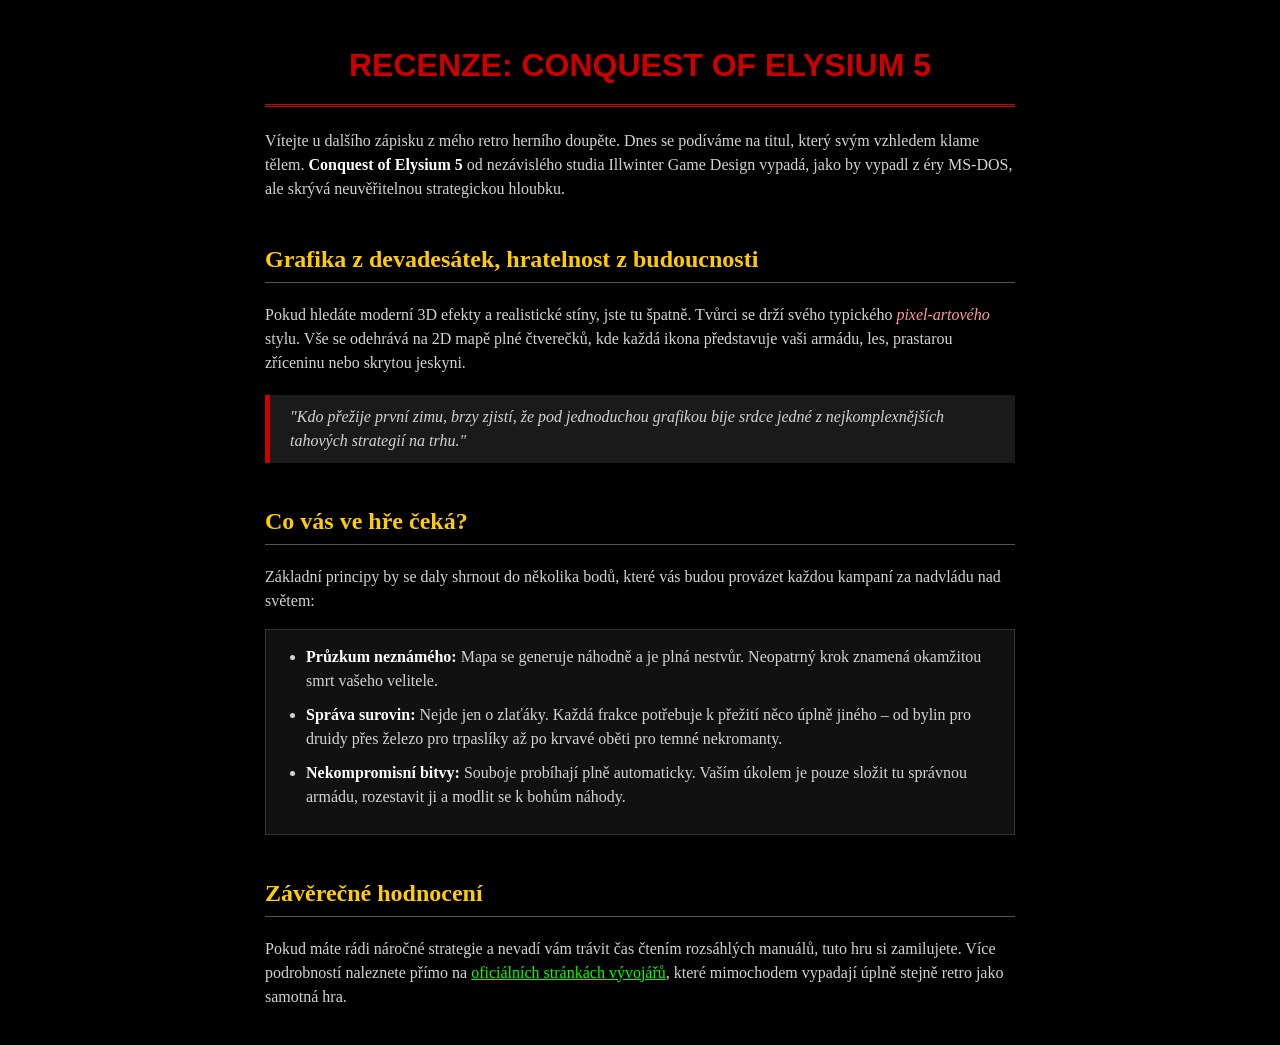
<file: Ukazky_ukolu/1_CoE5_blog/index.html>
<!DOCTYPE html>
<html lang="cs">
<head>
    <meta charset="UTF-8">
    <title>Retro Herní Blog: Conquest of Elysium 5</title>
    <style>
        body {
            background-color: #000000;
            color: #d3d3d3;
            font-family: "Times New Roman", Times, serif;
            max-width: 750px;
            margin: 0 auto;
            padding: 20px;
            line-height: 1.5;
        }

        h1 {
            color: #cc0000;
            text-align: center;
            border-bottom: 3px double #cc0000;
            padding-bottom: 15px;
            font-family: Arial, sans-serif;
            text-transform: uppercase;
        }

        h2 {
            color: #ffcc00;
            border-bottom: 1px solid #555555;
            padding-bottom: 5px;
            margin-top: 40px;
        }

        a {
            color: #00ff00;
            text-decoration: underline;
        }

        a:hover {
            color: #ffffff;
            background-color: #333333;
        }

        strong {
            color: #ffffff;
            font-weight: bold;
        }

        em {
            color: #ff9999;
        }

        ul {
            background-color: #111111;
            border: 1px solid #333333;
            padding: 15px 15px 15px 40px;
        }

        li {
            margin-bottom: 10px;
        }

        blockquote {
            background-color: #1a1a1a;
            border-left: 5px solid #cc0000;
            margin: 20px 0;
            padding: 10px 20px;
            font-style: italic;
        }
    </style>
</head>
<body>

    <h1>Recenze: Conquest of Elysium 5</h1>
    
    <p>Vítejte u dalšího zápisku z mého retro herního doupěte. Dnes se podíváme na titul, který svým vzhledem klame tělem. <strong>Conquest of Elysium 5</strong> od nezávislého studia Illwinter Game Design vypadá, jako by vypadl z éry MS-DOS, ale skrývá neuvěřitelnou strategickou hloubku.</p>
    
    <h2>Grafika z devadesátek, hratelnost z budoucnosti</h2>
    
    <p>Pokud hledáte moderní 3D efekty a realistické stíny, jste tu špatně. Tvůrci se drží svého typického <em>pixel-artového</em> stylu. Vše se odehrává na 2D mapě plné čtverečků, kde každá ikona představuje vaši armádu, les, prastarou zříceninu nebo skrytou jeskyni.</p>
    
    <blockquote>
        "Kdo přežije první zimu, brzy zjistí, že pod jednoduchou grafikou bije srdce jedné z nejkomplexnějších tahových strategií na trhu."
    </blockquote>
    
    <h2>Co vás ve hře čeká?</h2>
    
    <p>Základní principy by se daly shrnout do několika bodů, které vás budou provázet každou kampaní za nadvládu nad světem:</p>
    
    <ul>
        <li><strong>Průzkum neznámého:</strong> Mapa se generuje náhodně a je plná nestvůr. Neopatrný krok znamená okamžitou smrt vašeho velitele.</li>
        <li><strong>Správa surovin:</strong> Nejde jen o zlaťáky. Každá frakce potřebuje k přežití něco úplně jiného – od bylin pro druidy přes železo pro trpaslíky až po krvavé oběti pro temné nekromanty.</li>
        <li><strong>Nekompromisní bitvy:</strong> Souboje probíhají plně automaticky. Vaším úkolem je pouze složit tu správnou armádu, rozestavit ji a modlit se k bohům náhody.</li>
    </ul>
    
    <h2>Závěrečné hodnocení</h2>
    
    <p>Pokud máte rádi náročné strategie a nevadí vám trávit čas čtením rozsáhlých manuálů, tuto hru si zamilujete. Více podrobností naleznete přímo na <a href="http://www.illwinter.com/coe5/" target="_blank">oficiálních stránkách vývojářů</a>, které mimochodem vypadají úplně stejně retro jako samotná hra.</p>

</body>
</html>
</file>
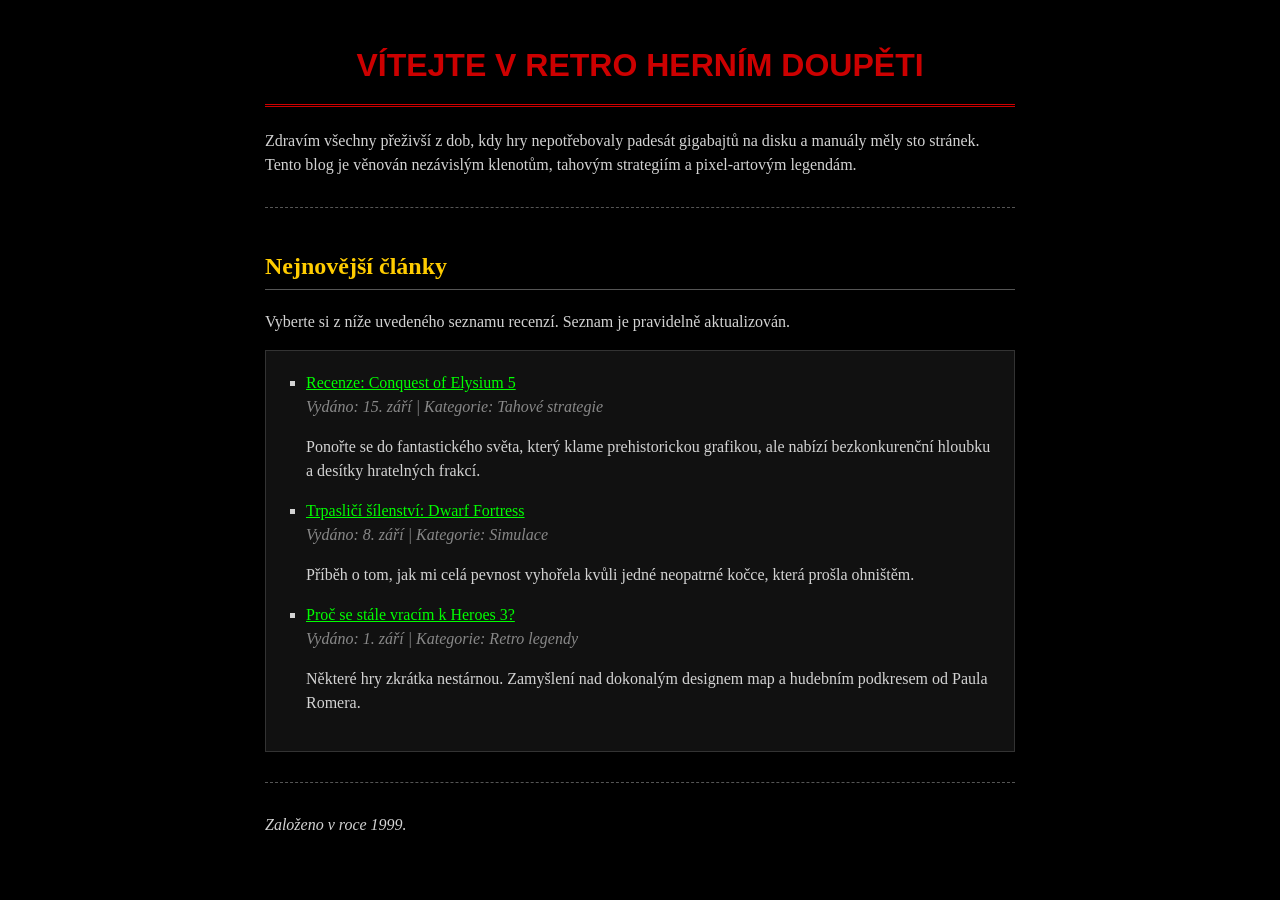
<file: Ukazky_ukolu/2_CoE5_homepage/index.html>
<!DOCTYPE html>
<html lang="cs">
<head>
    <meta charset="UTF-8">
    <title>Retro Herní Doupě</title>
    <style>
        /* Stylování hlavní strany - pouze tagy, bez tříd a flexboxu */
        body {
            background-color: #000000;
            color: #d3d3d3;
            font-family: "Times New Roman", Times, serif;
            max-width: 750px;
            margin: 0 auto;
            padding: 20px;
            line-height: 1.5;
        }

        h1 {
            color: #cc0000;
            text-align: center;
            border-bottom: 3px double #cc0000;
            padding-bottom: 15px;
            font-family: Arial, sans-serif;
            text-transform: uppercase;
        }

        h2 {
            color: #ffcc00;
            border-bottom: 1px solid #555555;
            padding-bottom: 5px;
            margin-top: 40px;
        }

        a {
            color: #00ff00;
            text-decoration: underline;
        }

        a:hover {
            color: #ffffff;
            background-color: #333333;
        }

        ul {
            background-color: #111111;
            border: 1px solid #333333;
            padding: 20px 20px 20px 40px;
            list-style-type: square;
        }

        li {
            margin-bottom: 15px;
        }

        /* Pomocný tag pro datum vydání */
        span {
            color: #888888;
            font-style: italic;
        }

        hr {
            border: 0;
            border-top: 1px dashed #555555;
            margin: 30px 0;
        }
    </style>
</head>
<body>

    <h1>Vítejte v Retro Herním Doupěti</h1>
    
    <p>Zdravím všechny přeživší z dob, kdy hry nepotřebovaly padesát gigabajtů na disku a manuály měly sto stránek. Tento blog je věnován nezávislým klenotům, tahovým strategiím a pixel-artovým legendám.</p>
    
    <hr>
    
    <h2>Nejnovější články</h2>
    
    <p>Vyberte si z níže uvedeného seznamu recenzí. Seznam je pravidelně aktualizován.</p>
    
    <ul>
        <li>
            <a href="Ce5_article.html">Recenze: Conquest of Elysium 5</a><br>
            <span>Vydáno: 15. září | Kategorie: Tahové strategie</span>
            <p>Ponořte se do fantastického světa, který klame prehistorickou grafikou, ale nabízí bezkonkurenční hloubku a desítky hratelných frakcí.</p>
        </li>
        <li>
            <a href="dwarf_fortress.html">Trpasličí šílenství: Dwarf Fortress</a><br>
            <span>Vydáno: 8. září | Kategorie: Simulace</span>
            <p>Příběh o tom, jak mi celá pevnost vyhořela kvůli jedné neopatrné kočce, která prošla ohništěm.</p>
        </li>
        <li>
            <a href="heroes3.html">Proč se stále vracím k Heroes 3?</a><br>
            <span>Vydáno: 1. září | Kategorie: Retro legendy</span>
            <p>Některé hry zkrátka nestárnou. Zamyšlení nad dokonalým designem map a hudebním podkresem od Paula Romera.</p>
        </li>
    </ul>

    <hr>
    
    <p><em>Založeno v roce 1999.</em></p>

</body>
</html>
</file>
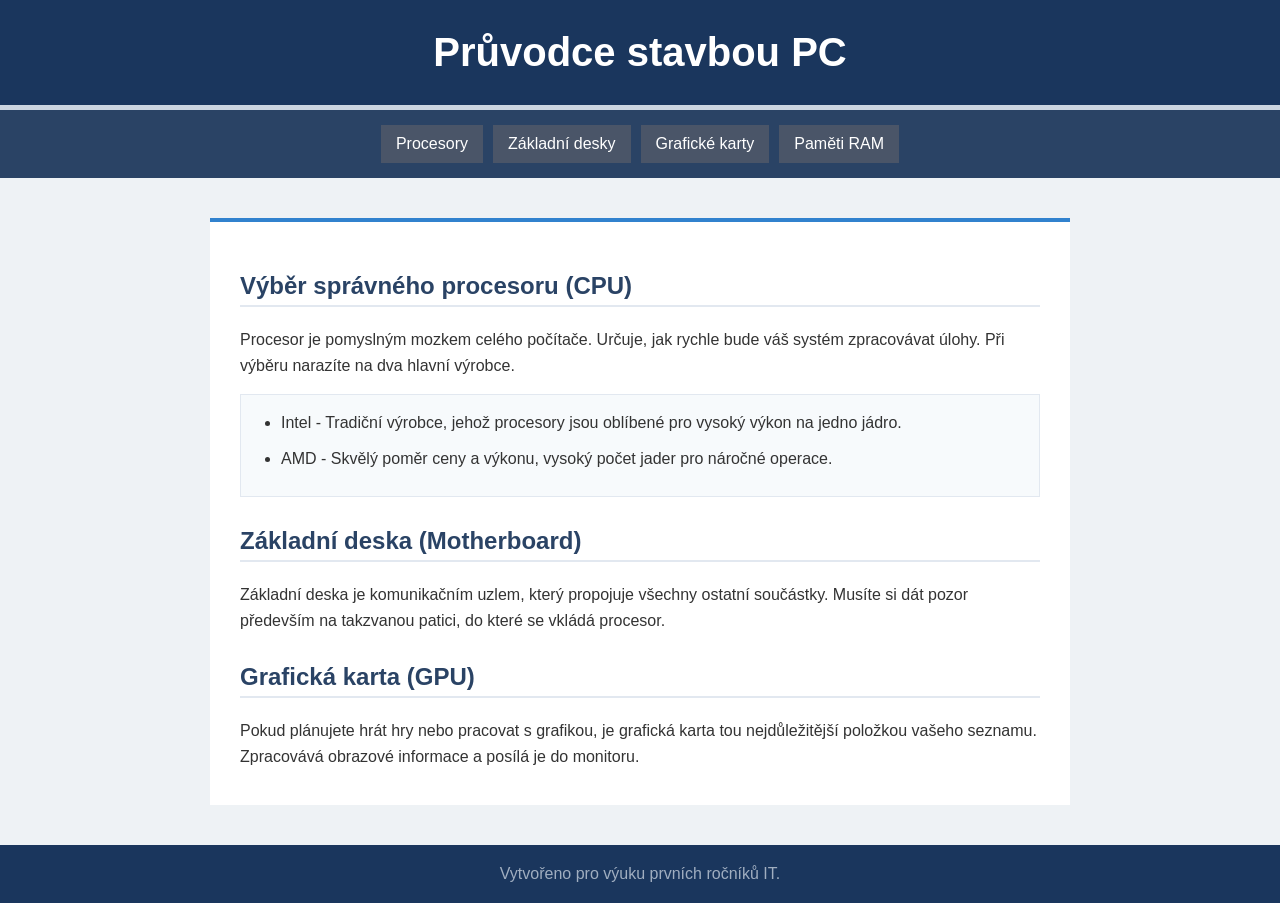
<file: Ukazky_ukolu/3.PC_build/index.html>
<!DOCTYPE html>
<html lang="cs">
<head>
    <meta charset="UTF-8">
    <meta name="viewport" content="width=device-width, initial-scale=1.0">
    <title>Průvodce stavbou PC</title>
    <link rel="stylesheet" href="style.css">
</head>
<body>

    <header>
        <h1>Průvodce stavbou PC</h1>
    </header>
    
    <nav>
        <a href="#">Procesory</a>
        <a href="#">Základní desky</a>
        <a href="#">Grafické karty</a>
        <a href="#">Paměti RAM</a>
    </nav>
    
    <main>
        <h2>Výběr správného procesoru (CPU)</h2>
        <p>Procesor je pomyslným mozkem celého počítače. Určuje, jak rychle bude váš systém zpracovávat úlohy. Při výběru narazíte na dva hlavní výrobce.</p>
        
        <ul>
            <li>Intel - Tradiční výrobce, jehož procesory jsou oblíbené pro vysoký výkon na jedno jádro.</li>
            <li>AMD - Skvělý poměr ceny a výkonu, vysoký počet jader pro náročné operace.</li>
        </ul>

        <h2>Základní deska (Motherboard)</h2>
        <p>Základní deska je komunikačním uzlem, který propojuje všechny ostatní součástky. Musíte si dát pozor především na takzvanou patici, do které se vkládá procesor.</p>

        <h2>Grafická karta (GPU)</h2>
        <p>Pokud plánujete hrát hry nebo pracovat s grafikou, je grafická karta tou nejdůležitější položkou vašeho seznamu. Zpracovává obrazové informace a posílá je do monitoru.</p>
    </main>

    <footer>
        <address>Vytvořeno pro výuku prvních ročníků IT.</address>
    </footer>

</body>
</html>
</file>
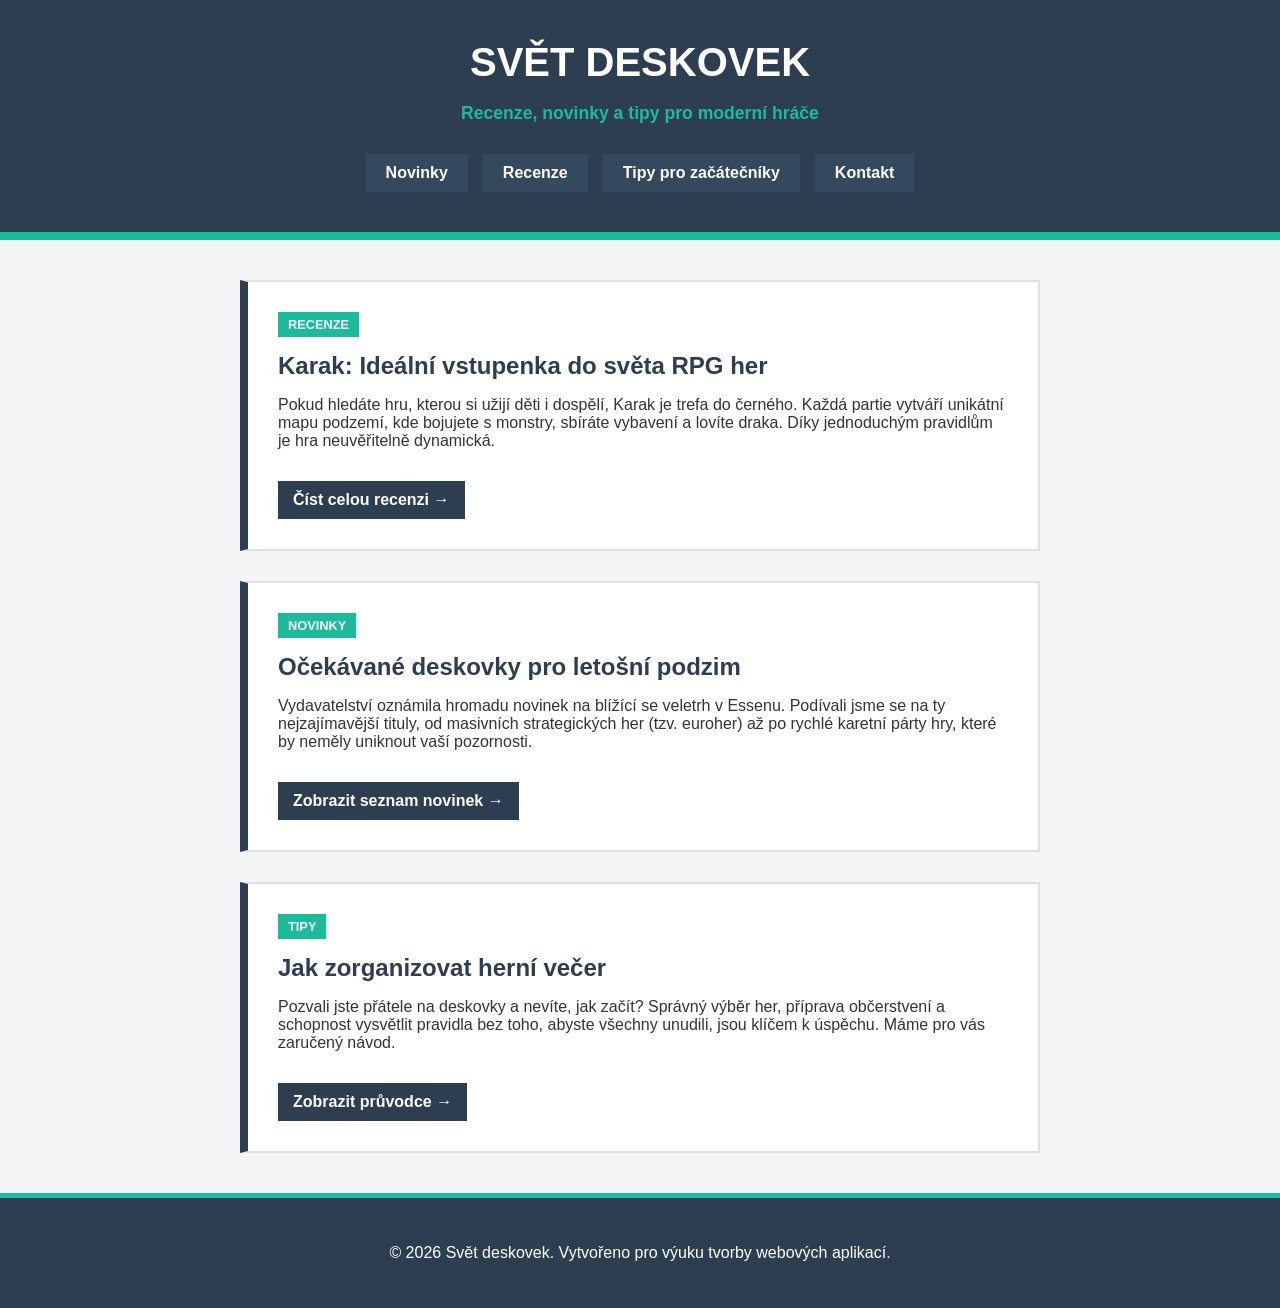
<file: Ukazky_ukolu/4_Boardgames/index.html>
<!DOCTYPE html>
<html lang="cs">
<head>
    <meta charset="UTF-8">
    <meta name="viewport" content="width=device-width, initial-scale=1.0">
    <title>Svět deskovek | Moderní deskové hry</title>
    <!-- Propojení na externí CSS soubor -->
    <link rel="stylesheet" href="style.css">
</head>
<body>

    <header class="hlavicka">
        <h1>Svět deskovek</h1>
        <p class="podtitul">Recenze, novinky a tipy pro moderní hráče</p>
        
        <!-- Navigace formátovaná pomocí Flexboxu -->
        <nav class="navigace">
            <a href="#" class="nav-odkaz">Novinky</a>
            <a href="#" class="nav-odkaz">Recenze</a>
            <a href="#" class="nav-odkaz">Tipy pro začátečníky</a>
            <a href="#" class="nav-odkaz">Kontakt</a>
        </nav>
    </header>
    
    <!-- Hlavní obsah stránky -->
    <main class="hlavni-obsah">
        <article class="clanek">
            <span class="stitek">Recenze</span>
            <h2>Karak: Ideální vstupenka do světa RPG her</h2>
            <p>Pokud hledáte hru, kterou si užijí děti i dospělí, Karak je trefa do černého. Každá partie vytváří unikátní mapu podzemí, kde bojujete s monstry, sbíráte vybavení a lovíte draka. Díky jednoduchým pravidlům je hra neuvěřitelně dynamická.</p>
            <a href="#" class="tlacitko">Číst celou recenzi &rarr;</a>
        </article>

        <article class="clanek">
            <span class="stitek">Novinky</span>
            <h2>Očekávané deskovky pro letošní podzim</h2>
            <p>Vydavatelství oznámila hromadu novinek na blížící se veletrh v Essenu. Podívali jsme se na ty nejzajímavější tituly, od masivních strategických her (tzv. euroher) až po rychlé karetní párty hry, které by neměly uniknout vaší pozornosti.</p>
            <a href="#" class="tlacitko">Zobrazit seznam novinek &rarr;</a>
        </article>

        <article class="clanek">
            <span class="stitek">Tipy</span>
            <h2>Jak zorganizovat herní večer</h2>
            <p>Pozvali jste přátele na deskovky a nevíte, jak začít? Správný výběr her, příprava občerstvení a schopnost vysvětlit pravidla bez toho, abyste všechny unudili, jsou klíčem k úspěchu. Máme pro vás zaručený návod.</p>
            <a href="#" class="tlacitko">Zobrazit průvodce &rarr;</a>
        </article>
    </main>

    <footer class="paticka">
        <p>&copy; 2026 Svět deskovek. Vytvořeno pro výuku tvorby webových aplikací.</p>
    </footer>

</body>
</html>
</file>
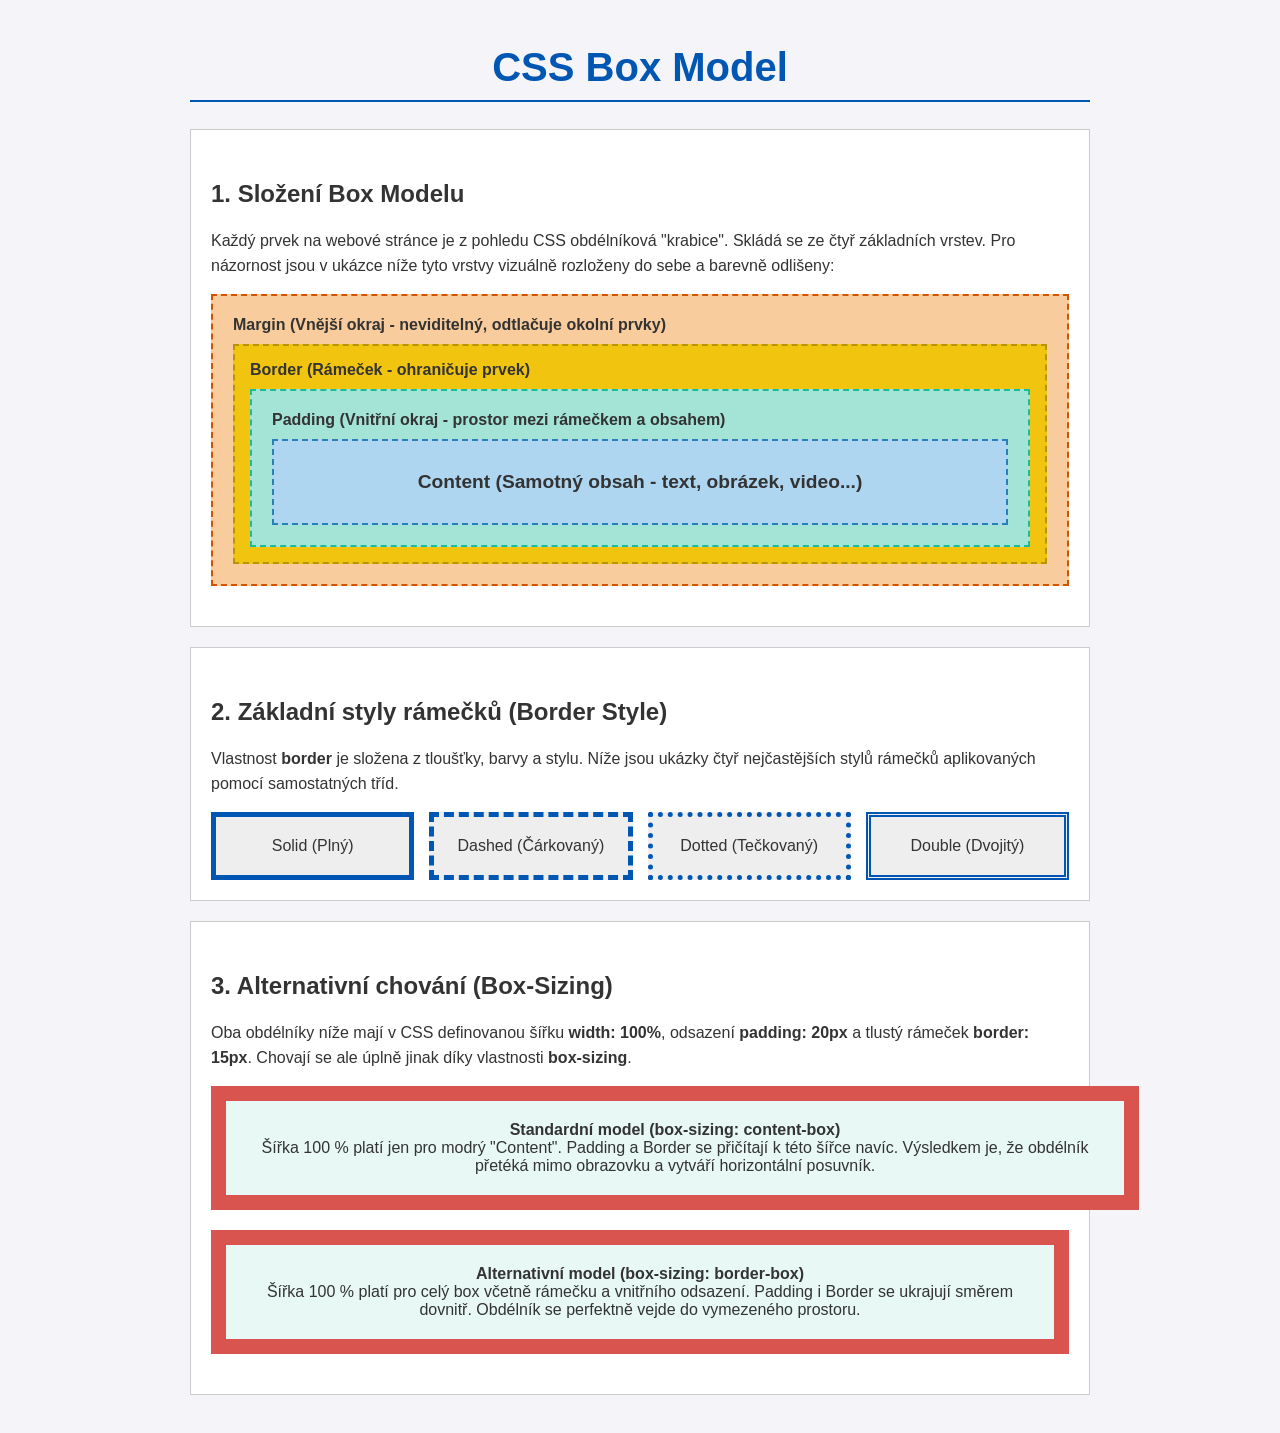
<file: 1/BoxModel/main.html>
<!DOCTYPE html>
<html lang="cs">
<head>
    <meta charset="UTF-8">
    <title>CSS Box Model</title>
    <style>
        body {
            font-family: Arial, sans-serif;
            background-color: #f4f4f9;
            color: #333333;
            width: 100%;
            max-width: 900px;
            margin: 0 auto;
            padding: 2vh 3vw;
        }

        h1 {
            color: #0056b3;
            text-align: center;
            border-bottom: 2px solid #0056b3;
            font-size: 2.5rem;
            padding-bottom: 10px;
        }

        h2 {
            color: #333333;
            margin-top: 30px;
        }

        p {
            line-height: 1.6;
            margin-bottom: 15px;
        }

        .sekce-obsahu {
            background-color: #ffffff;
            padding: 20px;
            border: 1px solid #cccccc;
            margin-bottom: 20px;
        }

        /* 1. Rozklad Box Modelu (barevné odlišení) */
        .vrstva-margin {
            background-color: #f8cc9c; /* Oranžová pro margin */
            padding: 20px;
            border: 2px dashed #d35400;
            margin-bottom: 20px;
        }
        
        .vrstva-border {
            background-color: #f1c40f; /* Žlutá pro border */
            padding: 15px;
            border: 2px dashed #b7950b;
        }
        
        .vrstva-padding {
            background-color: #a3e4d7; /* Zelená pro padding */
            padding: 20px;
            border: 2px dashed #1abc9c;
        }
        
        .vrstva-content {
            background-color: #aed6f1; /* Modrá pro samotný obsah */
            padding: 30px;
            border: 2px dashed #2980b9;
            text-align: center;
            font-weight: bold;
            font-size: 1.2rem;
        }

        .popisek-vrstvy {
            font-weight: bold;
            margin-bottom: 10px;
            display: block;
        }

        /* 2. Styly rámečků (Border styles) */
        .flex-kontejner {
            display: flex;
            flex-wrap: wrap;
            gap: 15px;
        }

        .ukazka-ramecku {
            flex: 1 1 150px;
            background-color: #eeeeee;
            padding: 20px;
            text-align: center;
            /* Výchozí tloušťka a barva, styl se mění pomocí specifických tříd */
            border-width: 5px;
            border-color: #0056b3;
        }

        .styl-solid { border-style: solid; }
        .styl-dashed { border-style: dashed; }
        .styl-dotted { border-style: dotted; }
        .styl-double { border-style: double; }

        /* 3. Alternativní box modely (box-sizing) */
        .porovnani-boxu {
            /* Obě ukázky mají naprosto stejné CSS parametry velikosti */
            width: 100%;
            background-color: #e8f8f5;
            padding: 20px;
            border: 15px solid #d9534f;
            margin-bottom: 20px;
            text-align: center;
        }

        .model-content-box {
            box-sizing: content-box;
        }

        .model-border-box {
            box-sizing: border-box;
        }
    </style>
</head>
<body>

    <h1 title="Struktura HTML elementu">CSS Box Model</h1>

    <main>
        <section class="sekce-obsahu">
            <h2>1. Složení Box Modelu</h2>
            <p>
                Každý prvek na webové stránce je z pohledu CSS obdélníková "krabice". Skládá se ze čtyř základních vrstev. Pro názornost jsou v ukázce níže tyto vrstvy vizuálně rozloženy do sebe a barevně odlišeny:
            </p>

            <!-- Vizuální rozklad vrstev pomocí zanořených divů s třídami -->
            <div class="vrstva-margin">
                <span class="popisek-vrstvy">Margin (Vnější okraj - neviditelný, odtlačuje okolní prvky)</span>
                
                <div class="vrstva-border">
                    <span class="popisek-vrstvy">Border (Rámeček - ohraničuje prvek)</span>
                    
                    <div class="vrstva-padding">
                        <span class="popisek-vrstvy">Padding (Vnitřní okraj - prostor mezi rámečkem a obsahem)</span>
                        
                        <div class="vrstva-content">
                            Content (Samotný obsah - text, obrázek, video...)
                        </div>
                    </div>
                </div>
            </div>
        </section>

        <section class="sekce-obsahu">
            <h2>2. Základní styly rámečků (Border Style)</h2>
            <p>
                Vlastnost <strong>border</strong> je složena z tloušťky, barvy a stylu. Níže jsou ukázky čtyř nejčastějších stylů rámečků aplikovaných pomocí samostatných tříd.
            </p>

            <article class="flex-kontejner">
                <div class="ukazka-ramecku styl-solid">Solid (Plný)</div>
                <div class="ukazka-ramecku styl-dashed">Dashed (Čárkovaný)</div>
                <div class="ukazka-ramecku styl-dotted">Dotted (Tečkovaný)</div>
                <div class="ukazka-ramecku styl-double">Double (Dvojitý)</div>
            </article>
        </section>

        <section class="sekce-obsahu">
            <h2>3. Alternativní chování (Box-Sizing)</h2>
            <p>
                Oba obdélníky níže mají v CSS definovanou šířku <strong>width: 100%</strong>, odsazení <strong>padding: 20px</strong> a tlustý rámeček <strong>border: 15px</strong>. Chovají se ale úplně jinak díky vlastnosti <strong>box-sizing</strong>.
            </p>

            <div class="porovnani-boxu model-content-box">
                <strong>Standardní model (box-sizing: content-box)</strong><br>
                Šířka 100 % platí jen pro modrý "Content". Padding a Border se přičítají k této šířce navíc. Výsledkem je, že obdélník přetéká mimo obrazovku a vytváří horizontální posuvník.
            </div>

            <div class="porovnani-boxu model-border-box">
                <strong>Alternativní model (box-sizing: border-box)</strong><br>
                Šířka 100 % platí pro celý box včetně rámečku a vnitřního odsazení. Padding i Border se ukrajují směrem dovnitř. Obdélník se perfektně vejde do vymezeného prostoru.
            </div>
        </section>
    </main>

</body>
</html>
</file>
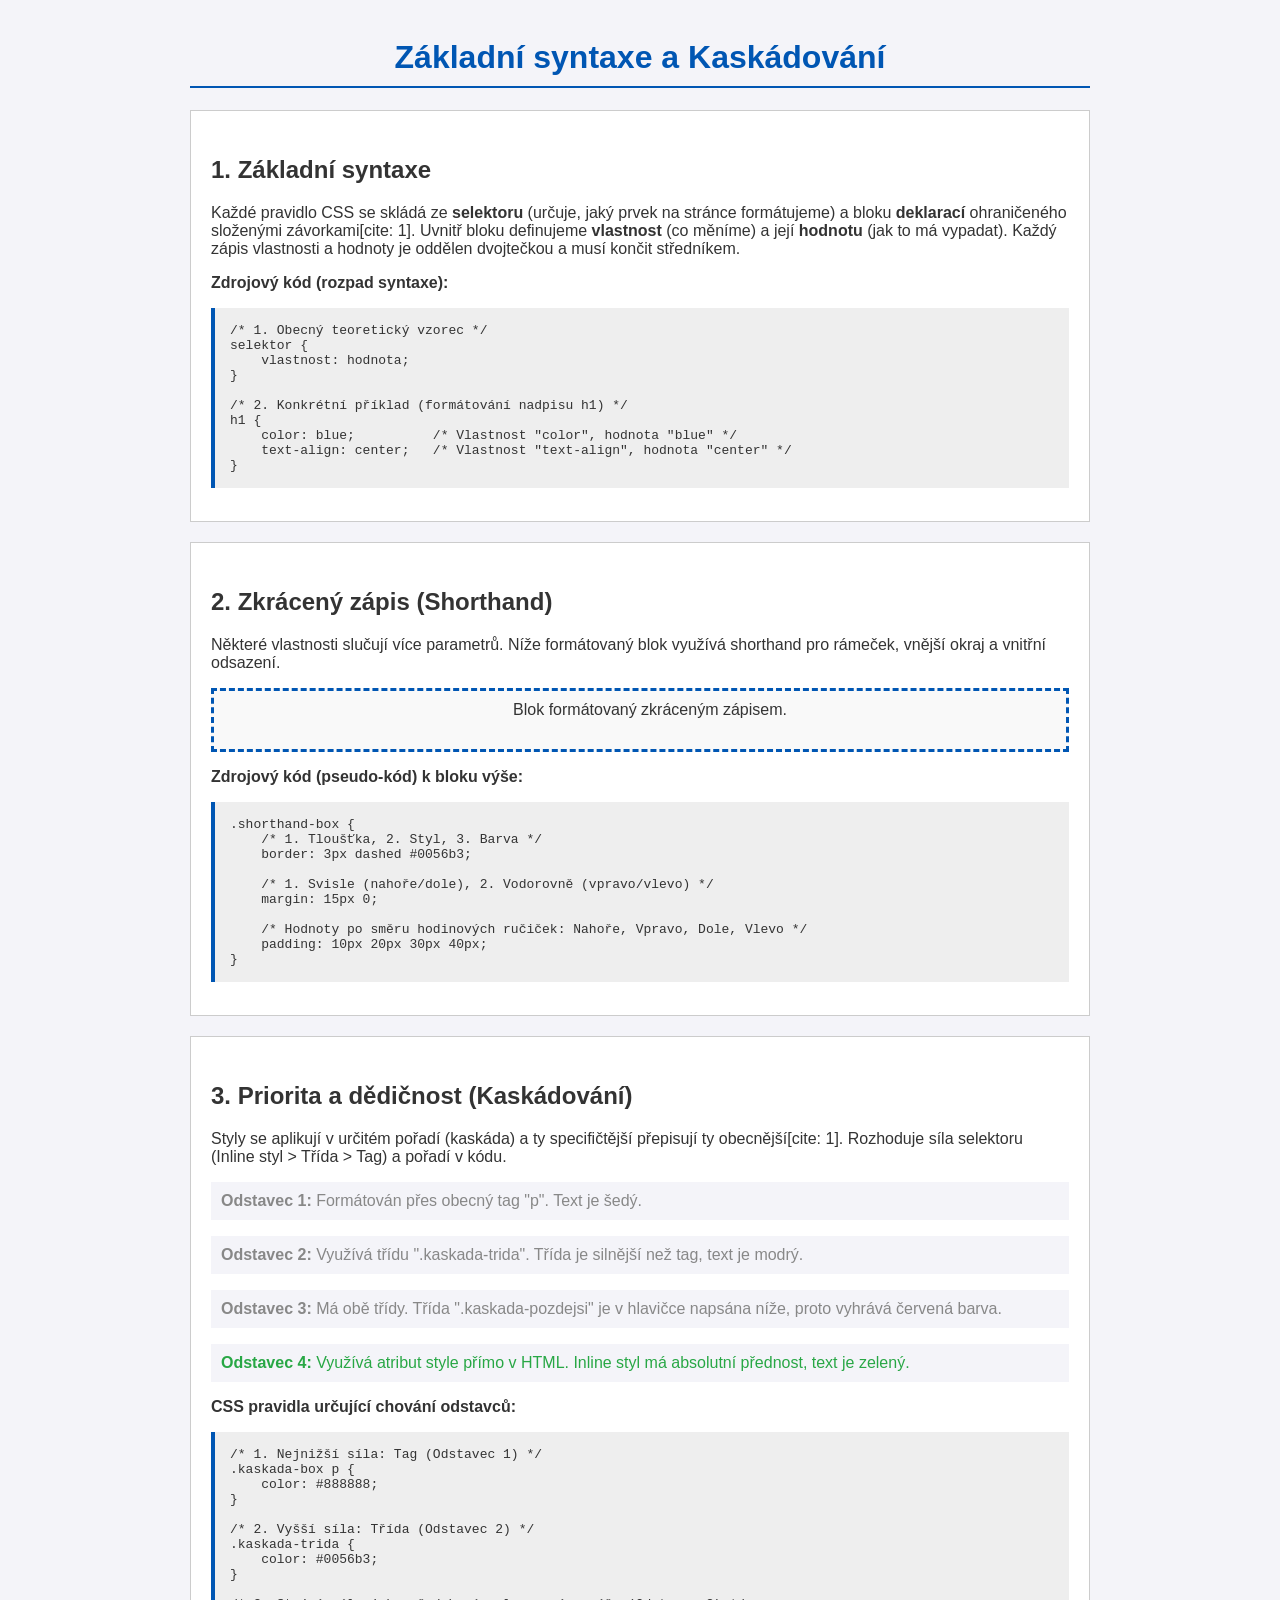
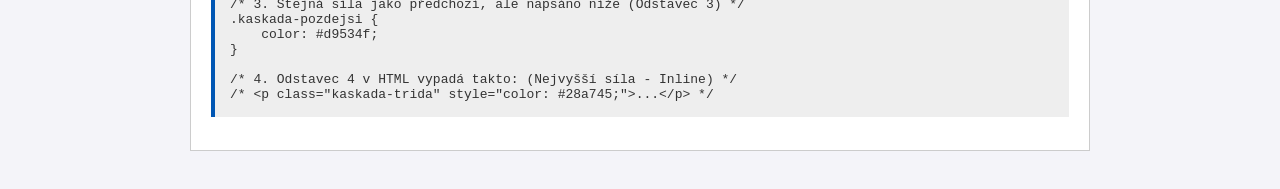
<file: 1/css_syntax/main.html>
<!DOCTYPE html>
<html lang="cs">
<head>
    <meta charset="UTF-8">
    <title>Syntaxe, selektory a kaskádování</title>
    <style>
        /* Základní formátování */
        body {
            font-family: Arial, sans-serif;
            background-color: #f4f4f9;
            color: #333333;
            width: 100%;
            max-width: 900px;
            margin: 0 auto;
            padding: 2vh 3vw;
        }
        h1 {
            color: #0056b3;
            text-align: center;
            border-bottom: 2px solid #0056b3; 
            padding-bottom: 10px;
        }
        h2 {
            margin-top: 25px;
        }
        .sekce-obsahu {
            background-color: #ffffff;
            padding: 20px;
            border: 1px solid #cccccc;
            margin-bottom: 20px;
        }
        
        /* Blok pro zobrazení zdrojového kódu */
        pre {
            background-color: #eeeeee;
            padding: 15px;
            border-left: 4px solid #0056b3;
            font-family: monospace;
            overflow-x: auto;
            margin-top: 15px;
        }
        
        /* Ukázka zkráceného zápisu (Shorthand) */
        .shorthand-box {
            border: 3px dashed #0056b3;
            margin: 15px 0;
            padding: 10px 20px 30px 40px; 
            background-color: #f9f9f9;
            text-align: center;
        }

        /* --- UKÁZKA KASKÁDOVÁNÍ (Priorita stylů) --- */
        .kaskada-box p {
            color: #888888;
            background-color: #f4f4f9;
            padding: 10px;
            margin-bottom: 5px;
        }
        
        .kaskada-trida {
            color: #0056b3;
        }
        
        .kaskada-pozdejsi {
            color: #d9534f;
        }
    </style>
</head>
<body>

    <h1 title="Syntaxe CSS">Základní syntaxe a Kaskádování</h1>

    <main>
        <!-- 1. Základní syntaxe -->
        <section class="sekce-obsahu">
            <h2>1. Základní syntaxe</h2>
            <p>
                Každé pravidlo CSS se skládá ze <strong>selektoru</strong> (určuje, jaký prvek na stránce formátujeme) a bloku <strong>deklarací</strong> ohraničeného složenými závorkami[cite: 1]. Uvnitř bloku definujeme <strong>vlastnost</strong> (co měníme) a její <strong>hodnotu</strong> (jak to má vypadat). Každý zápis vlastnosti a hodnoty je oddělen dvojtečkou a musí končit středníkem.
            </p>

            <p><strong>Zdrojový kód (rozpad syntaxe):</strong></p>
<pre>
/* 1. Obecný teoretický vzorec */
selektor {
    vlastnost: hodnota;
}

/* 2. Konkrétní příklad (formátování nadpisu h1) */
h1 {
    color: blue;          /* Vlastnost "color", hodnota "blue" */
    text-align: center;   /* Vlastnost "text-align", hodnota "center" */
}
</pre>
        </section>

        <!-- 2. Zkrácený zápis -->
        <section class="sekce-obsahu">
            <h2>2. Zkrácený zápis (Shorthand)</h2>
            <p>
                Některé vlastnosti slučují více parametrů. Níže formátovaný blok využívá shorthand pro rámeček, vnější okraj a vnitřní odsazení.
            </p>
            
            <div class="shorthand-box">
                Blok formátovaný zkráceným zápisem.
            </div>

            <p><strong>Zdrojový kód (pseudo-kód) k bloku výše:</strong></p>
<pre>
.shorthand-box {
    /* 1. Tloušťka, 2. Styl, 3. Barva */
    border: 3px dashed #0056b3;
    
    /* 1. Svisle (nahoře/dole), 2. Vodorovně (vpravo/vlevo) */
    margin: 15px 0;
    
    /* Hodnoty po směru hodinových ručiček: Nahoře, Vpravo, Dole, Vlevo */
    padding: 10px 20px 30px 40px; 
}
</pre>
        </section>

        <!-- 3. Priorita kaskádových stylů -->
        <section class="sekce-obsahu">
            <h2>3. Priorita a dědičnost (Kaskádování)</h2>
            <p>
                Styly se aplikují v určitém pořadí (kaskáda) a ty specifičtější přepisují ty obecnější[cite: 1]. Rozhoduje síla selektoru (Inline styl > Třída > Tag) a pořadí v kódu.
            </p>

            <div class="kaskada-box">
                <p>
                    <strong>Odstavec 1:</strong> Formátován přes obecný tag "p". Text je šedý.
                </p>
                <p class="kaskada-trida">
                    <strong>Odstavec 2:</strong> Využívá třídu ".kaskada-trida". Třída je silnější než tag, text je modrý.
                </p>
                <p class="kaskada-trida kaskada-pozdejsi">
                    <strong>Odstavec 3:</strong> Má obě třídy. Třída ".kaskada-pozdejsi" je v hlavičce napsána níže, proto vyhrává červená barva.
                </p>
                <p class="kaskada-trida" style="color: #28a745;">
                    <strong>Odstavec 4:</strong> Využívá atribut style přímo v HTML. Inline styl má absolutní přednost, text je zelený.
                </p>
            </div>

            <p><strong>CSS pravidla určující chování odstavců:</strong></p>
<pre>
/* 1. Nejnižší síla: Tag (Odstavec 1) */
.kaskada-box p {
    color: #888888;
}

/* 2. Vyšší síla: Třída (Odstavec 2) */
.kaskada-trida {
    color: #0056b3;
}

/* 3. Stejná síla jako předchozí, ale napsáno níže (Odstavec 3) */
.kaskada-pozdejsi {
    color: #d9534f;
}

/* 4. Odstavec 4 v HTML vypadá takto: (Nejvyšší síla - Inline) */
/* &lt;p class="kaskada-trida" style="color: #28a745;"&gt;...&lt;/p&gt; */
</pre>
        </section>
    </main>

</body>
</html>
</file>
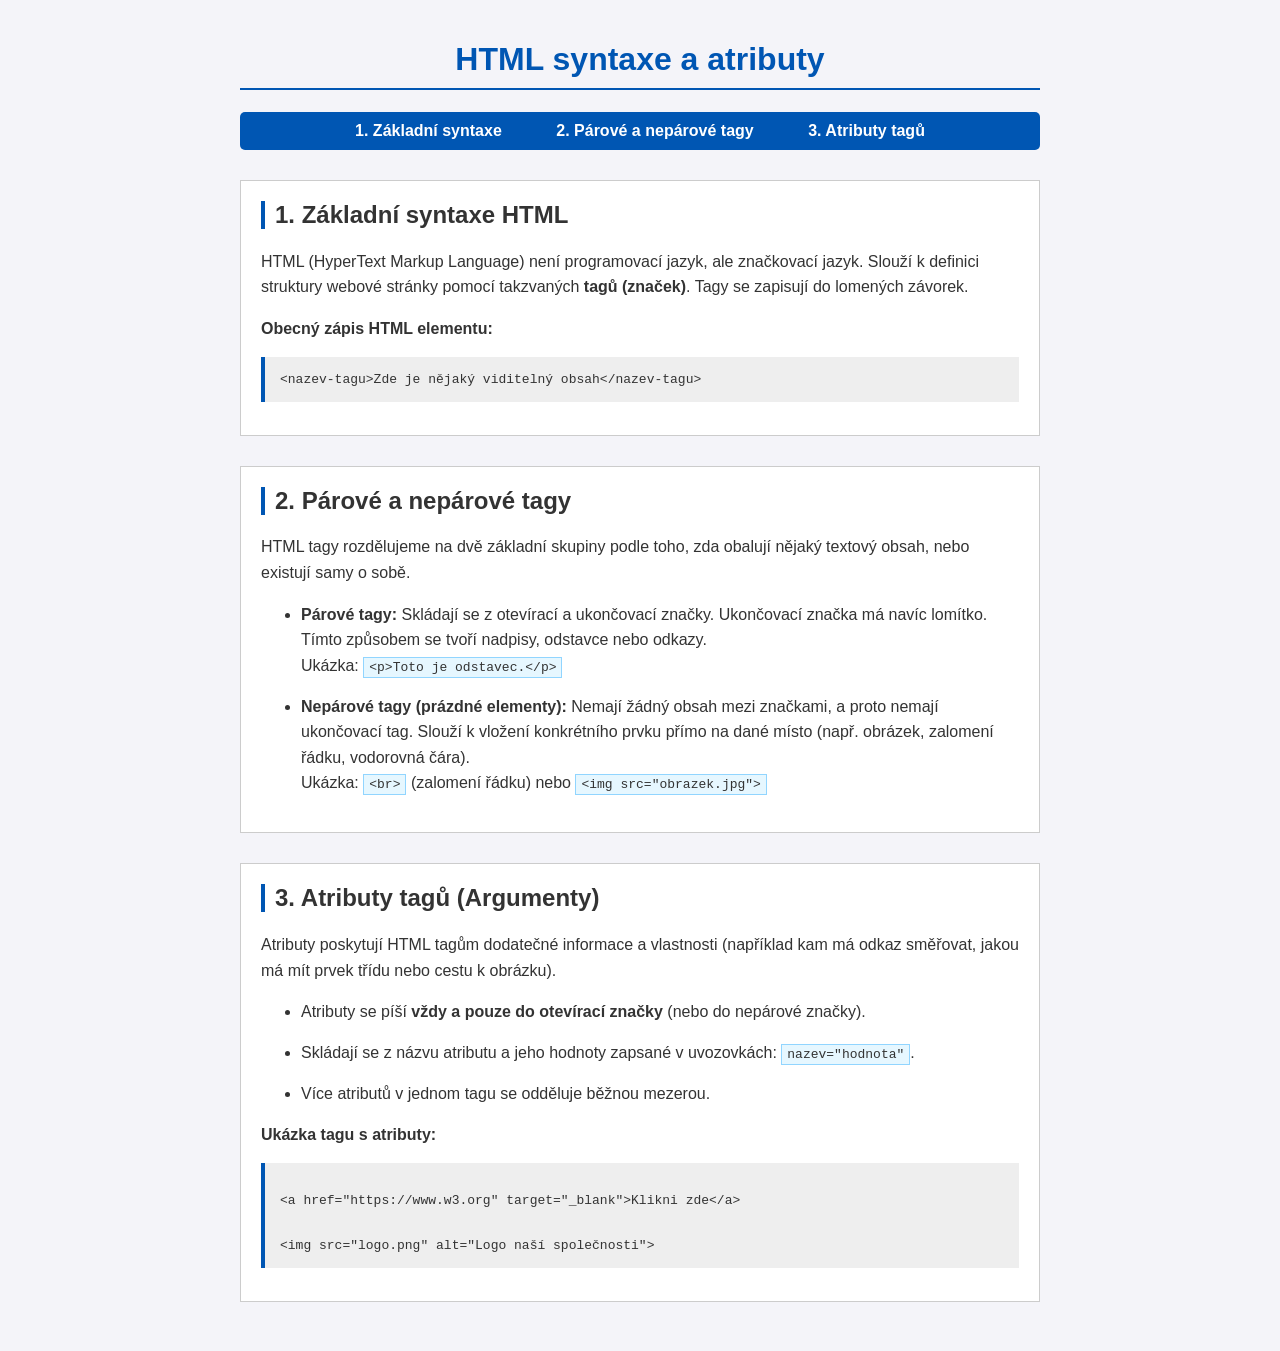
<file: 1/html_syntax/main.html>
<!DOCTYPE html>
<html lang="cs">
<head>
    <meta charset="UTF-8">
    <title>Základy HTML a Navigace</title>
    <style>
        /* Základní neresponzivní formátování */
        body {
            font-family: Arial, sans-serif;
            background-color: #f4f4f9;
            color: #333333;
            width: 800px;
            margin: 0 auto;
            padding: 20px;
        }

        h1 {
            color: #0056b3;
            text-align: center;
            border-bottom: 2px solid #0056b3; 
            padding-bottom: 10px;
        }

        /* Stylování jednoduché neresponzivní navigace */
        .hlavni-navigace {
            background-color: #0056b3;
            padding: 10px;
            text-align: center;
            margin-bottom: 30px;
            border-radius: 5px;
        }

        .hlavni-navigace a {
            color: #ffffff;
            text-decoration: none;
            font-weight: bold;
            padding: 10px 20px;
            margin: 0 5px;
        }

        .hlavni-navigace a:hover {
            background-color: #004494;
            border-radius: 3px;
        }

        /* Stylování obsahových sekcí */
        .sekce-obsahu {
            background-color: #ffffff;
            padding: 20px;
            border: 1px solid #cccccc;
            margin-bottom: 30px;
            /* Scroll-margin zajistí, že po kliknutí na odkaz se nadpis neschová pod horní okraj obrazovky */
            scroll-margin-top: 20px;
        }

        .nadpis-sekce {
            color: #333333;
            margin-top: 0;
            border-left: 4px solid #0056b3;
            padding-left: 10px;
        }

        p, li {
            line-height: 1.6;
            margin-bottom: 15px;
        }

        /* Blok pro ukázky kódu */
        pre {
            background-color: #eeeeee;
            padding: 15px;
            border-left: 4px solid #0056b3;
            font-family: monospace;
            margin-top: 10px;
        }

        .zvyr-kod {
            background-color: #e6f7ff;
            padding: 2px 5px;
            border: 1px solid #91d5ff;
            font-family: monospace;
        }
    </style>
</head>
<body>

    <h1>HTML syntaxe a atributy</h1>

    <!-- Jednoduchá navigace s odkazy na vnitřní kotvy (ID) -->
    <nav class="hlavni-navigace">
        <a href="#syntaxe">1. Základní syntaxe</a>
        <a href="#parove-neparove">2. Párové a nepárové tagy</a>
        <a href="#atributy">3. Atributy tagů</a>
    </nav>

    <main>
        <!-- Sekce 1: Identifikátor (id) zde slouží výhradně jako cíl pro odkaz v navigaci -->
        <section id="syntaxe" class="sekce-obsahu">
            <h2 class="nadpis-sekce">1. Základní syntaxe HTML</h2>
            <p>
                HTML (HyperText Markup Language) není programovací jazyk, ale značkovací jazyk. Slouží k definici struktury webové stránky pomocí takzvaných <strong>tagů (značek)</strong>. Tagy se zapisují do lomených závorek.
            </p>
            <p><strong>Obecný zápis HTML elementu:</strong></p>
<pre>
&lt;nazev-tagu&gt;Zde je nějaký viditelný obsah&lt;/nazev-tagu&gt;
</pre>
        </section>

        <!-- Sekce 2 -->
        <section id="parove-neparove" class="sekce-obsahu">
            <h2 class="nadpis-sekce">2. Párové a nepárové tagy</h2>
            <p>
                HTML tagy rozdělujeme na dvě základní skupiny podle toho, zda obalují nějaký textový obsah, nebo existují samy o sobě.
            </p>
            <ul>
                <li>
                    <strong>Párové tagy:</strong> Skládají se z otevírací a ukončovací značky. Ukončovací značka má navíc lomítko. Tímto způsobem se tvoří nadpisy, odstavce nebo odkazy.<br>
                    Ukázka: <span class="zvyr-kod">&lt;p&gt;Toto je odstavec.&lt;/p&gt;</span>
                </li>
                <li>
                    <strong>Nepárové tagy (prázdné elementy):</strong> Nemají žádný obsah mezi značkami, a proto nemají ukončovací tag. Slouží k vložení konkrétního prvku přímo na dané místo (např. obrázek, zalomení řádku, vodorovná čára).<br>
                    Ukázka: <span class="zvyr-kod">&lt;br&gt;</span> (zalomení řádku) nebo <span class="zvyr-kod">&lt;img src="obrazek.jpg"&gt;</span>
                </li>
            </ul>
        </section>

        <!-- Sekce 3 -->
        <section id="atributy" class="sekce-obsahu">
            <h2 class="nadpis-sekce">3. Atributy tagů (Argumenty)</h2>
            <p>
                Atributy poskytují HTML tagům dodatečné informace a vlastnosti (například kam má odkaz směřovat, jakou má mít prvek třídu nebo cestu k obrázku). 
            </p>
            <ul>
                <li>Atributy se píší <strong>vždy a pouze do otevírací značky</strong> (nebo do nepárové značky).</li>
                <li>Skládají se z názvu atributu a jeho hodnoty zapsané v uvozovkách: <span class="zvyr-kod">nazev="hodnota"</span>.</li>
                <li>Více atributů v jednom tagu se odděluje běžnou mezerou.</li>
            </ul>

            <p><strong>Ukázka tagu s atributy:</strong></p>
<pre>
<!-- Odkaz využívající atribut href (cíl) a target (otevření v nové záložce) -->
&lt;a href="https://www.w3.org" target="_blank"&gt;Klikni zde&lt;/a&gt;

<!-- Obrázek s atributy src (cesta k souboru) a alt (alternativní text) -->
&lt;img src="logo.png" alt="Logo naší společnosti"&gt;
</pre>
        </section>
    </main>

</body>
</html>
</file>
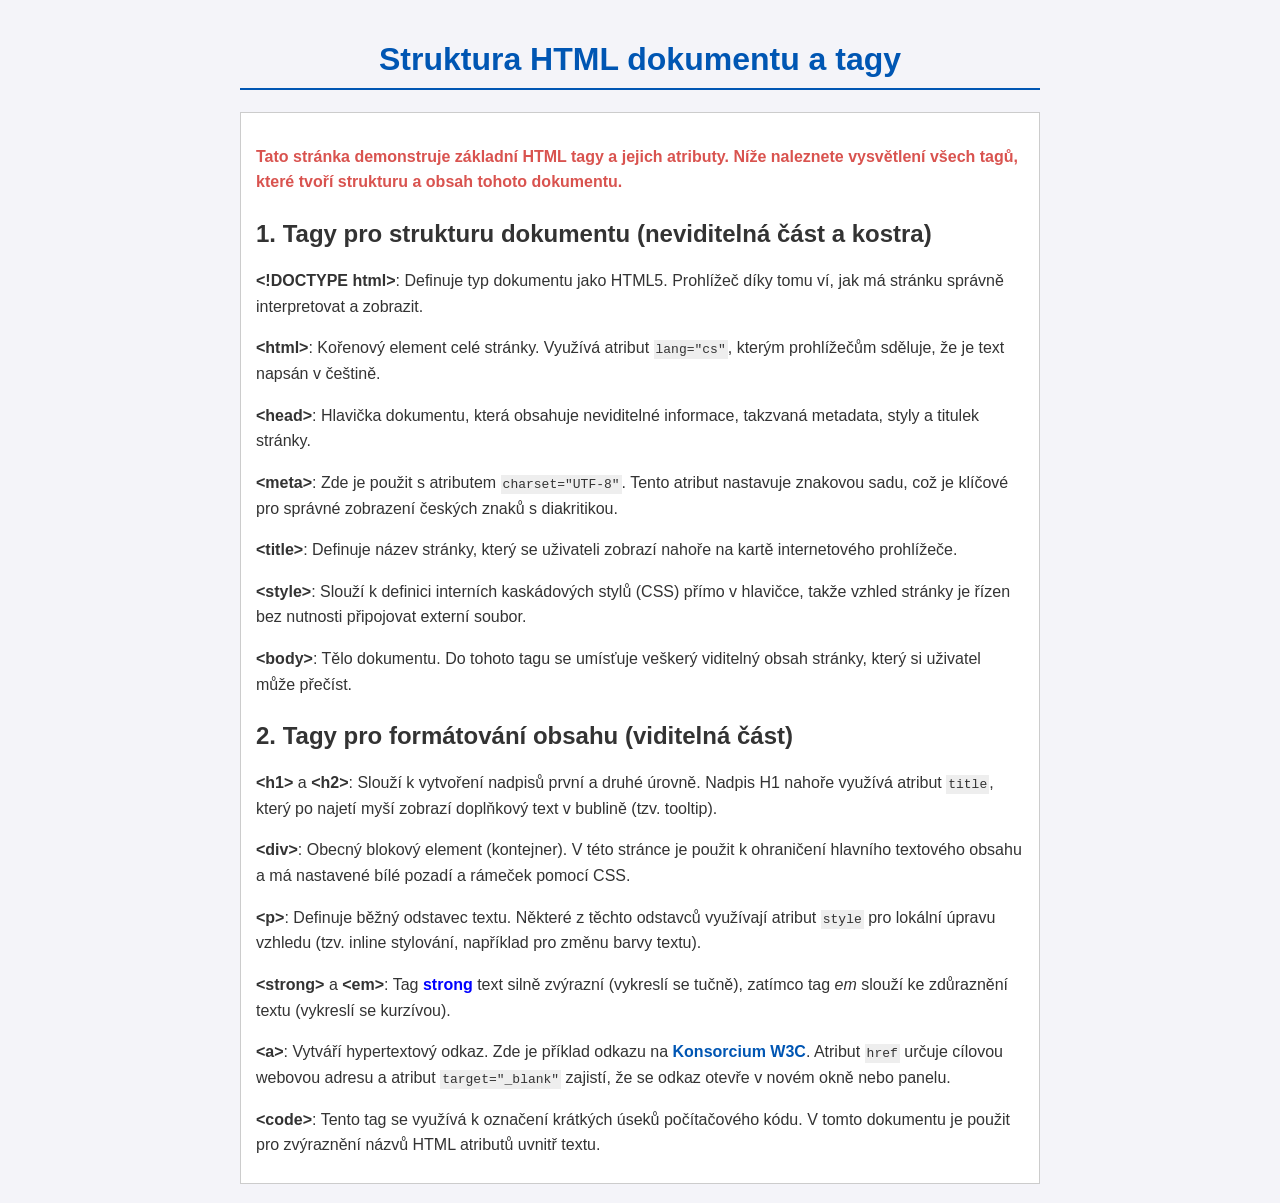
<file: 1/Intro/main.html>
<!DOCTYPE html>
<html lang="cs">
<head>
    <meta charset="UTF-8">
    <title>Základy HTML a CSS</title>
    <style>
        /* Interní styly v hlavičce dokumentu*/
        body {
            font-family: Arial, sans-serif;
            background-color: #f4f4f9;
            color: #333333;
            width: 800px; /* Pevná šířka = neresponzivní chování */
            margin: 0 auto;
            padding: 20px;
        }
        h1 {
            color: #0056b3;
            text-align: center;
            border-bottom: 2px solid #0056b3;
            padding-bottom: 10px;
        }
        h2 {
            color: #333333;
            margin-top: 25px;
        }
        div {
            background-color: #ffffff;
            padding: 15px;
            border: 1px solid #cccccc;
        }
        a {
            color: #0056b3;
            text-decoration: none;
            font-weight: bold;
        }
        p {
            line-height: 1.6;
            margin-bottom: 10px;
        }
    </style>
</head>
<body>

    <h1 title="Hlavní nadpis stránky">Struktura HTML dokumentu a tagy</h1>

    <div>
        <p style="font-weight: bold; color: #d9534f;">
            Tato stránka demonstruje základní HTML tagy a jejich atributy. Níže naleznete vysvětlení všech tagů, které tvoří strukturu a obsah tohoto dokumentu.
        </p>

        <h2>1. Tagy pro strukturu dokumentu (neviditelná část a kostra)</h2>
        
        <p><strong>&lt;!DOCTYPE html&gt;</strong>: Definuje typ dokumentu jako HTML5. Prohlížeč díky tomu ví, jak má stránku správně interpretovat a zobrazit.</p>
        
        <p><strong>&lt;html&gt;</strong>: Kořenový element celé stránky. Využívá atribut <code style="background-color: #eeeeee; padding: 2px;">lang="cs"</code>, kterým prohlížečům sděluje, že je text napsán v češtině.</p>
        
        <p><strong>&lt;head&gt;</strong>: Hlavička dokumentu, která obsahuje neviditelné informace, takzvaná metadata, styly a titulek stránky.</p>
        
        <p><strong>&lt;meta&gt;</strong>: Zde je použit s atributem <code style="background-color: #eeeeee; padding: 2px;">charset="UTF-8"</code>. Tento atribut nastavuje znakovou sadu, což je klíčové pro správné zobrazení českých znaků s diakritikou.</p>
        
        <p><strong>&lt;title&gt;</strong>: Definuje název stránky, který se uživateli zobrazí nahoře na kartě internetového prohlížeče.</p>
        
        <p><strong>&lt;style&gt;</strong>: Slouží k definici interních kaskádových stylů (CSS) přímo v hlavičce, takže vzhled stránky je řízen bez nutnosti připojovat externí soubor.</p>
        
        <p><strong>&lt;body&gt;</strong>: Tělo dokumentu. Do tohoto tagu se umísťuje veškerý viditelný obsah stránky, který si uživatel může přečíst.</p>

        <h2>2. Tagy pro formátování obsahu (viditelná část)</h2>
        
        <p><strong>&lt;h1&gt;</strong> a <strong>&lt;h2&gt;</strong>: Slouží k vytvoření nadpisů první a druhé úrovně. Nadpis H1 nahoře využívá atribut <code style="background-color: #eeeeee; padding: 2px;">title</code>, který po najetí myší zobrazí doplňkový text v bublině (tzv. tooltip).</p>
        
        <p><strong>&lt;div&gt;</strong>: Obecný blokový element (kontejner). V této stránce je použit k ohraničení hlavního textového obsahu a má nastavené bílé pozadí a rámeček pomocí CSS.</p>
        
        <p><strong>&lt;p&gt;</strong>: Definuje běžný odstavec textu. Některé z těchto odstavců využívají atribut <code style="background-color: #eeeeee; padding: 2px;">style</code> pro lokální úpravu vzhledu (tzv. inline stylování, například pro změnu barvy textu).</p>
        
        <p><strong>&lt;strong&gt;</strong> a <strong>&lt;em&gt;</strong>: Tag <strong style="color: blue;">strong</strong> text silně zvýrazní (vykreslí se tučně), zatímco tag <em>em</em> slouží ke zdůraznění textu (vykreslí se kurzívou).</p>
        
        <p><strong>&lt;a&gt;</strong>: Vytváří hypertextový odkaz. Zde je příklad odkazu na <a href="https://www.w3.org" target="_blank" title="Odkaz na standardy W3C">Konsorcium W3C</a>. Atribut <code style="background-color: #eeeeee; padding: 2px;">href</code> určuje cílovou webovou adresu a atribut <code style="background-color: #eeeeee; padding: 2px;">target="_blank"</code> zajistí, že se odkaz otevře v novém okně nebo panelu.</p>
        
        <p><strong>&lt;code&gt;</strong>: Tento tag se využívá k označení krátkých úseků počítačového kódu. V tomto dokumentu je použit pro zvýraznění názvů HTML atributů uvnitř textu.</p>

    </div>

</body>
</html>
</file>
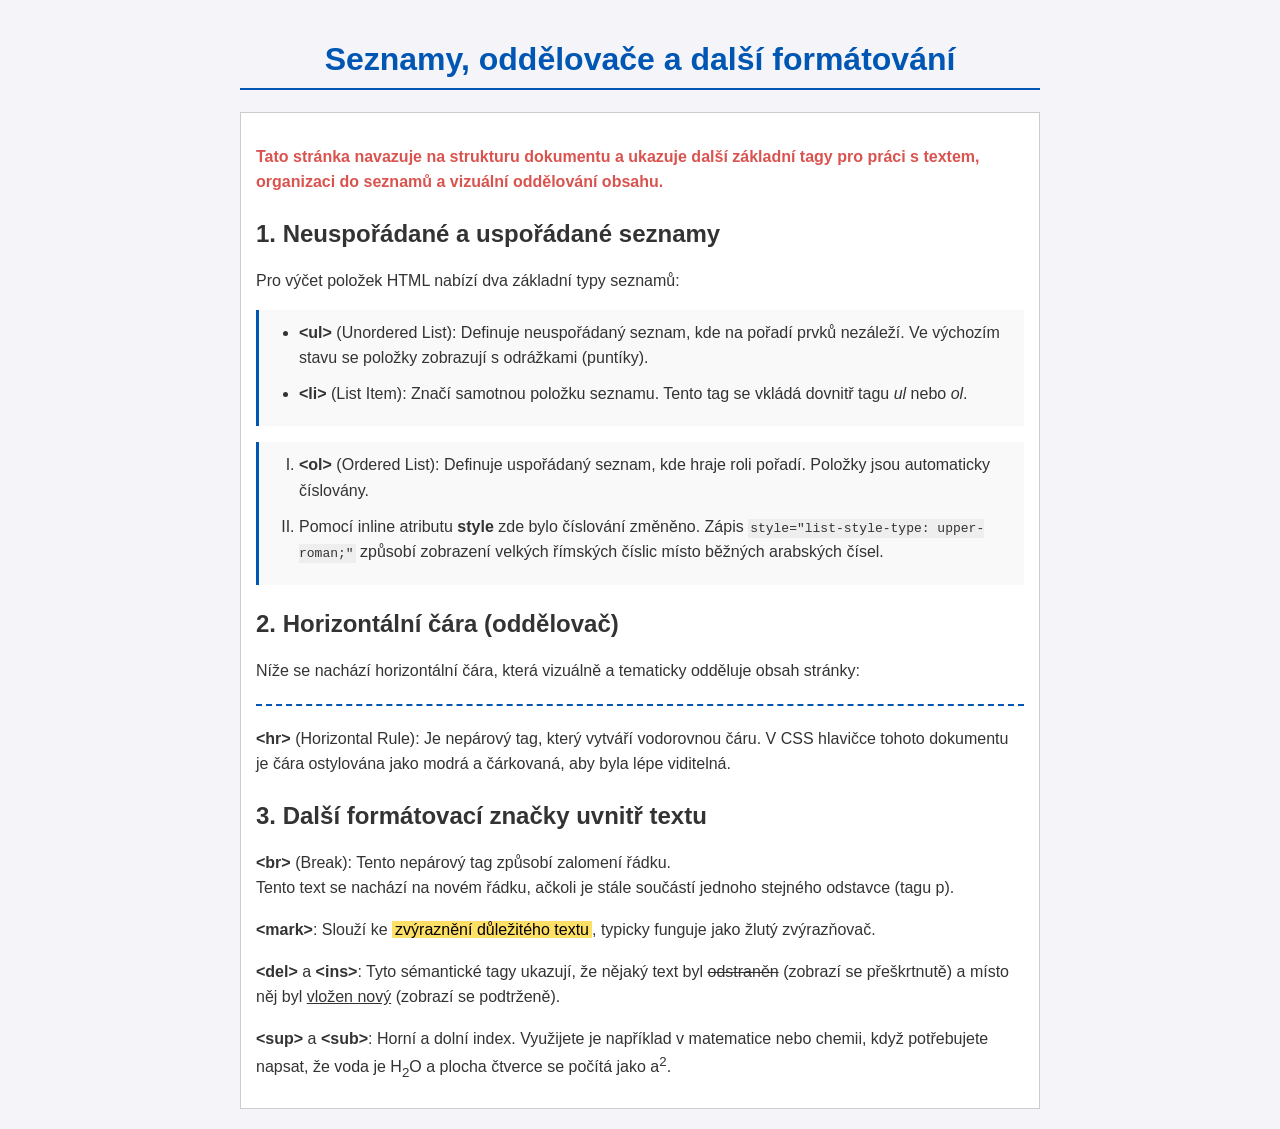
<file: 1/Lists/main.html>
<!DOCTYPE html>
<html lang="cs">
<head>
    <meta charset="UTF-8">
    <title>Seznamy a formátování</title>
    <style>
        body {
            font-family: Arial, sans-serif;
            background-color: #f4f4f9;
            color: #333333;
            width: 800px;
            margin: 0 auto;
            padding: 20px;
        }
        h1 {
            color: #0056b3;
            text-align: center;
            border-bottom: 2px solid #0056b3;
            padding-bottom: 10px;
        }
        h2 {
            color: #333333;
            margin-top: 25px;
        }
        div {
            background-color: #ffffff;
            padding: 15px;
            border: 1px solid #cccccc;
        }
        p, li {
            line-height: 1.6;
            margin-bottom: 10px;
        }
        ul, ol {
            background-color: #f9f9f9;
            padding-top: 10px;
            padding-bottom: 10px;
            border-left: 3px solid #0056b3;
        }
        hr {
            border: 0;
            border-top: 2px dashed #0056b3;
            margin: 20px 0;
        }
        mark {
            background-color: #ffe066;
            padding: 0 3px;
        }
    </style>
</head>
<body>

    <h1 title="Seznamy a základní formátování textu">Seznamy, oddělovače a další formátování</h1>

    <div>
        <p style="font-weight: bold; color: #d9534f;">
            Tato stránka navazuje na strukturu dokumentu a ukazuje další základní tagy pro práci s textem, organizaci do seznamů a vizuální oddělování obsahu.
        </p>

        <h2>1. Neuspořádané a uspořádané seznamy</h2>
        
        <p>Pro výčet položek HTML nabízí dva základní typy seznamů:</p>

        <!-- Neuspořádaný seznam -->
        <ul>
            <li><strong>&lt;ul&gt;</strong> (Unordered List): Definuje neuspořádaný seznam, kde na pořadí prvků nezáleží. Ve výchozím stavu se položky zobrazují s odrážkami (puntíky).</li>
            <li><strong>&lt;li&gt;</strong> (List Item): Značí samotnou položku seznamu. Tento tag se vkládá dovnitř tagu <em>ul</em> nebo <em>ol</em>.</li>
        </ul>

        <!-- Uspořádaný seznam s inline stylem -->
        <ol style="list-style-type: upper-roman;">
            <li><strong>&lt;ol&gt;</strong> (Ordered List): Definuje uspořádaný seznam, kde hraje roli pořadí. Položky jsou automaticky číslovány.</li>
            <li>Pomocí inline atributu <strong>style</strong> zde bylo číslování změněno. Zápis <code style="background-color: #eeeeee; padding: 2px;">style="list-style-type: upper-roman;"</code> způsobí zobrazení velkých římských číslic místo běžných arabských čísel.</li>
        </ol>

        <h2>2. Horizontální čára (oddělovač)</h2>
        
        <p>Níže se nachází horizontální čára, která vizuálně a tematicky odděluje obsah stránky:</p>
        
        <!-- Horizontální čára -->
        <hr>

        <p><strong>&lt;hr&gt;</strong> (Horizontal Rule): Je nepárový tag, který vytváří vodorovnou čáru. V CSS hlavičce tohoto dokumentu je čára ostylována jako modrá a čárkovaná, aby byla lépe viditelná.</p>

        <h2>3. Další formátovací značky uvnitř textu</h2>

        <p>
            <strong>&lt;br&gt;</strong> (Break): Tento nepárový tag způsobí zalomení řádku.<br>
            Tento text se nachází na novém řádku, ačkoli je stále součástí jednoho stejného odstavce (tagu p).
        </p>

        <p>
            <strong>&lt;mark&gt;</strong>: Slouží ke <mark>zvýraznění důležitého textu</mark>, typicky funguje jako žlutý zvýrazňovač.
        </p>

        <p>
            <strong>&lt;del&gt;</strong> a <strong>&lt;ins&gt;</strong>: Tyto sémantické tagy ukazují, že nějaký text byl <del>odstraněn</del> (zobrazí se přeškrtnutě) a místo něj byl <ins>vložen nový</ins> (zobrazí se podtrženě).
        </p>

        <p>
            <strong>&lt;sup&gt;</strong> a <strong>&lt;sub&gt;</strong>: Horní a dolní index. Využijete je například v matematice nebo chemii, když potřebujete napsat, že voda je H<sub>2</sub>O a plocha čtverce se počítá jako a<sup>2</sup>.
        </p>
    </div>

</body>
</html>
</file>
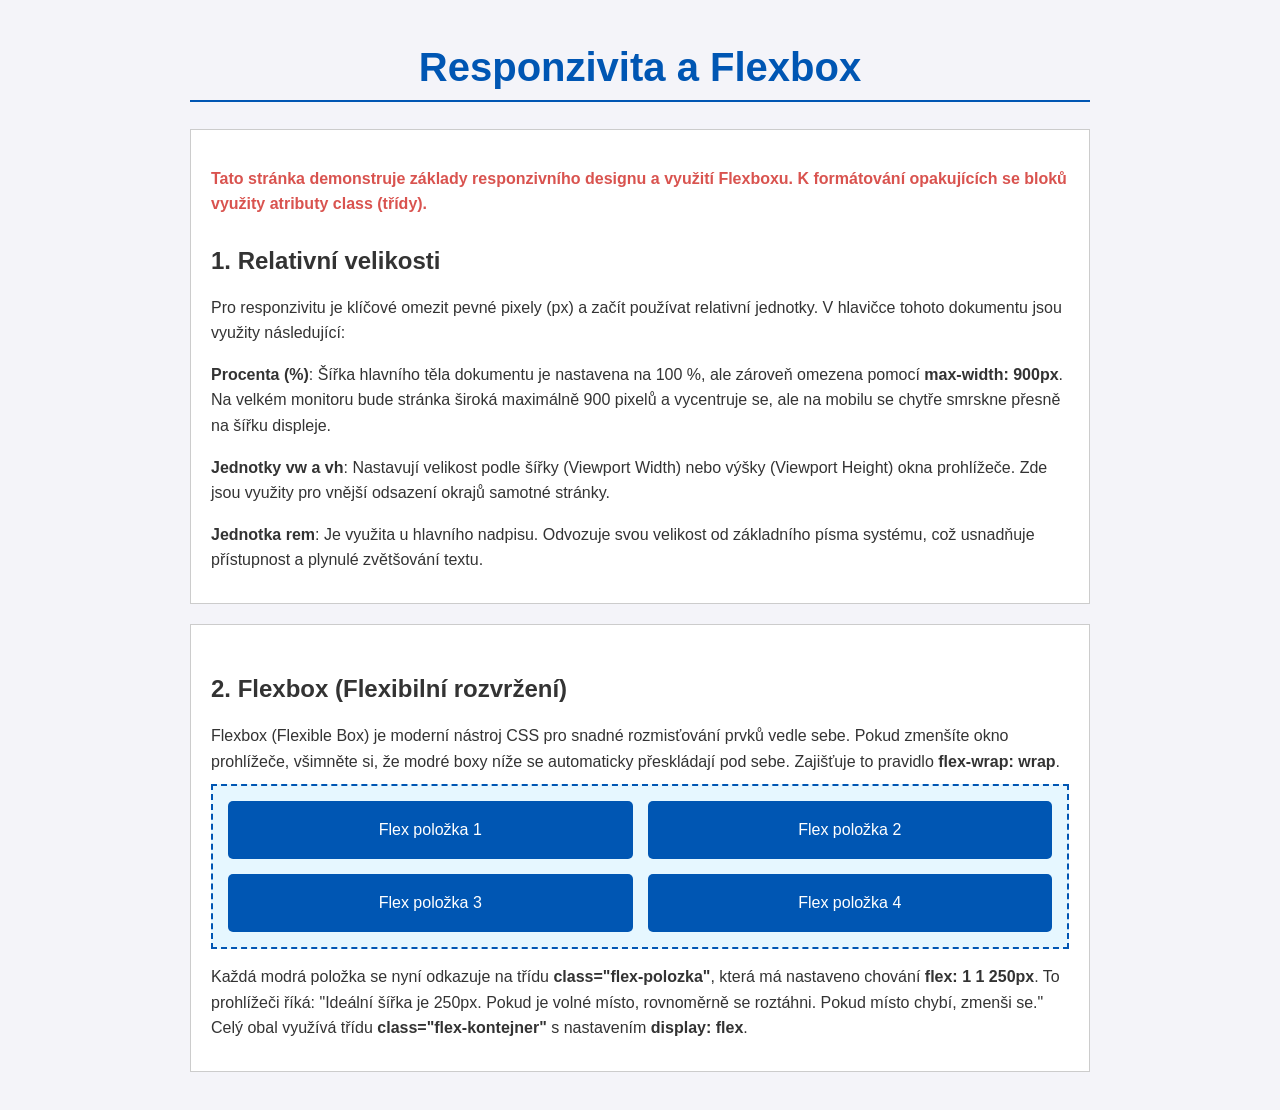
<file: 1/Responsivness/main.html>
<!DOCTYPE html>
<html lang="cs">
<head>
    <meta charset="UTF-8">
    <title>Responzivita a Flexbox</title>
    <style>
        body {
            font-family: Arial, sans-serif;
            background-color: #f4f4f9;
            color: #333333;
            width: 100%;
            max-width: 900px;
            margin: 0 auto;
            padding: 2vh 3vw;
        }

        h1 {
            color: #0056b3;
            text-align: center;
            border-bottom: 2px solid #0056b3;
            font-size: 2.5rem;
            padding-bottom: 10px;
        }

        h2 {
            color: #333333;
            margin-top: 30px;
        }

        p {
            line-height: 1.6;
            margin-bottom: 10px;
        }

        /* Třída pro hlavní sekce - lze ji použít opakovaně */
        .sekce-obsahu {
            background-color: #ffffff;
            padding: 20px;
            border: 1px solid #cccccc;
            margin-bottom: 20px;
        }
        
        /* Třída pro Flexbox obal */
        .flex-kontejner {
            display: flex;
            flex-wrap: wrap; 
            gap: 15px; 
            background-color: #e6f7ff;
            padding: 15px;
            border: 2px dashed #0056b3;
        }
        
        /* 
           Třída pro jednotlivé položky Flexboxu. 
           Kód napíšeme pouze jednou a aplikujeme ho na všechny divy pomocí class.
        */
        .flex-polozka {
            flex: 1 1 250px; 
            background-color: #0056b3;
            color: #ffffff;
            padding: 20px;
            text-align: center;
            border-radius: 5px;
        }
    </style>
</head>
<body>

    <h1 title="Moderní tvorba webu">Responzivita a Flexbox</h1>

    <main>
        <!-- Použití třídy pro formátování bloku -->
        <section class="sekce-obsahu">
            <p style="font-weight: bold; color: #d9534f;">
                Tato stránka demonstruje základy responzivního designu a využití Flexboxu. K formátování opakujících se bloků využity atributy class (třídy).
            </p>

            <h2>1. Relativní velikosti</h2>
            
            <p>
                Pro responzivitu je klíčové omezit pevné pixely (px) a začít používat relativní jednotky. V hlavičce tohoto dokumentu jsou využity následující:
            </p>
            <p>
                <strong>Procenta (%)</strong>: Šířka hlavního těla dokumentu je nastavena na 100 %, ale zároveň omezena pomocí <strong>max-width: 900px</strong>. Na velkém monitoru bude stránka široká maximálně 900 pixelů a vycentruje se, ale na mobilu se chytře smrskne přesně na šířku displeje.
            </p>
            <p>
                <strong>Jednotky vw a vh</strong>: Nastavují velikost podle šířky (Viewport Width) nebo výšky (Viewport Height) okna prohlížeče. Zde jsou využity pro vnější odsazení okrajů samotné stránky.
            </p>
            <p>
                <strong>Jednotka rem</strong>: Je využita u hlavního nadpisu. Odvozuje svou velikost od základního písma systému, což usnadňuje přístupnost a plynulé zvětšování textu.
            </p>
        </section>

        <!-- Opětovné použití stejné třídy pro další sekci -->
        <section class="sekce-obsahu">
            <h2>2. Flexbox (Flexibilní rozvržení)</h2>
            
            <p>
                Flexbox (Flexible Box) je moderní nástroj CSS pro snadné rozmisťování prvků vedle sebe. Pokud zmenšíte okno prohlížeče, všimněte si, že modré boxy níže se automaticky přeskládají pod sebe. Zajišťuje to pravidlo <strong>flex-wrap: wrap</strong>.
            </p>

            <!-- Ukázka Flexboxu - kontejner s třídou -->
            <article class="flex-kontejner">
                <!-- Všechny položky sdílejí jednu společnou třídu -->
                <div class="flex-polozka">Flex položka 1</div>
                <div class="flex-polozka">Flex položka 2</div>
                <div class="flex-polozka">Flex položka 3</div>
                <div class="flex-polozka">Flex položka 4</div>
            </article>

            <p style="margin-top: 15px;">
                Každá modrá položka se nyní odkazuje na třídu <strong>class="flex-polozka"</strong>, která má nastaveno chování <strong>flex: 1 1 250px</strong>. To prohlížeči říká: "Ideální šířka je 250px. Pokud je volné místo, rovnoměrně se roztáhni. Pokud místo chybí, zmenši se." Celý obal využívá třídu <strong>class="flex-kontejner"</strong> s nastavením <strong>display: flex</strong>.
            </p>
        </section>
    </main>

</body>
</html>
</file>
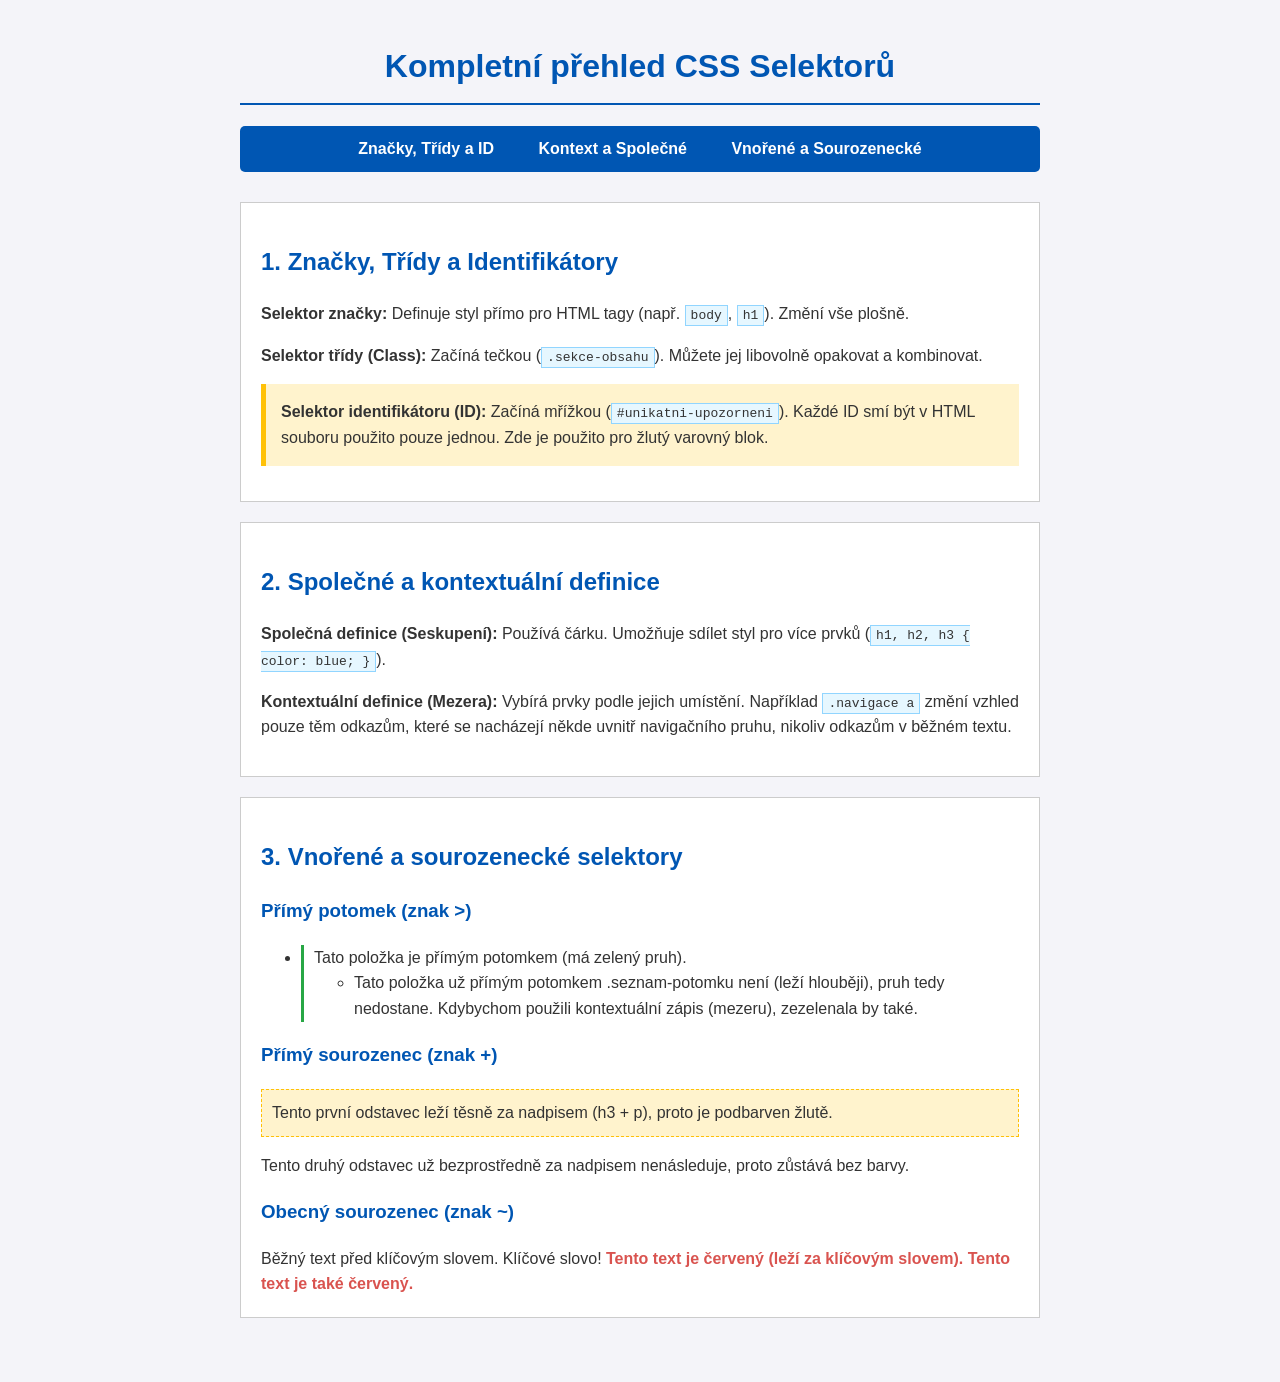
<file: 1/Selectors/main.html>
<!DOCTYPE html>
<html lang="cs">
<head>
    <meta charset="UTF-8">
    <title>Kompletní přehled CSS Selektorů</title>
    <style>
        /* --- 1. SPOLEČNÁ DEFINICE (Seskupení) --- */
        /* Aplikuje stejný základní styl na více HTML značek najednou */
        body, p, li {
            font-family: Arial, sans-serif;
            color: #333333;
            line-height: 1.6;
        }

        h1, h2, h3 {
            color: #0056b3;
        }

        /* --- 2. SELEKTOR ZNAČKY (Tagu) --- */
        body {
            background-color: #f4f4f9;
            width: 800px;
            margin: 0 auto;
            padding: 20px;
        }

        h1 {
            text-align: center;
            border-bottom: 2px solid #0056b3;
            padding-bottom: 10px;
        }

        /* --- 3. SELEKTOR TŘÍDY (Class) --- */
        /* Nejběžnější způsob stylování, lze použít opakovaně */
        .navigace {
            background-color: #0056b3;
            padding: 10px;
            text-align: center;
            margin-bottom: 30px;
            border-radius: 5px;
        }

        .sekce-obsahu {
            background-color: #ffffff;
            padding: 20px;
            border: 1px solid #cccccc;
            margin-bottom: 20px;
            scroll-margin-top: 20px; /* Brání překrytí nadpisu při kliknutí na odkaz */
        }

        .kod {
            background-color: #e6f7ff;
            padding: 2px 5px;
            border: 1px solid #91d5ff;
            font-family: monospace;
        }

        pre {
            background-color: #eeeeee;
            padding: 15px;
            border-left: 4px solid #0056b3;
            font-family: monospace;
            overflow-x: auto;
        }

        /* --- 4. SELEKTOR IDENTIFIKÁTORU (ID) --- */
        /* ID je na stránce unikátní. Využíváno spíše pro logickou strukturu a kotvy než pro běžné styly */
        #unikatni-upozorneni {
            background-color: #fff3cd;
            border-left: 5px solid #ffc107;
            padding: 15px;
            margin-bottom: 15px;
        }

        /* --- 5. KONTEXTUÁLNÍ DEFINICE (Potomek - mezera) --- */
        /* Cílí na všechny odkazy uvnitř třídy .navigace, bez ohledu na hloubku zanoření */
        .navigace a {
            color: #ffffff;
            text-decoration: none;
            font-weight: bold;
            padding: 10px 20px;
        }
        
        .navigace a:hover {
            text-decoration: underline;
            color: #ffc107;
        }

        /* --- 6. VNOŘENÝ SELEKTOR (Přímý potomek - znak >) --- */
        /* Aplikuje se POUZE na <li>, které jsou přímými dětmi .seznam-potomku (ne hlouběji) */
        .seznam-potomku > li {
            border-left: 3px solid #28a745;
            padding-left: 10px;
            margin-bottom: 5px;
        }

        /* --- 7. SOUROZENECKÉ SELEKTORY (+ a ~) --- */
        /* Přímý sourozenec (+): Pouze první odstavec bezprostředně za nadpisem */
        .nadpis-soused + p {
            background-color: #fff3cd;
            padding: 10px;
            border: 1px dashed #ffc107;
        }

        /* Obecný sourozenec (~): Všechny spany, které na stejné úrovni následují po dané třídě */
        .klicove-slovo ~ span {
            color: #d9534f;
            font-weight: bold;
        }
    </style>
</head>
<body>

    <h1>Kompletní přehled CSS Selektorů</h1>

    <!-- Navigace s kotvami -->
    <nav class="navigace">
        <a href="#zakladni">Značky, Třídy a ID</a>
        <a href="#kontextualni">Kontext a Společné</a>
        <a href="#pokrocile">Vnořené a Sourozenecké</a>
    </nav>

    <main>
        <!-- Sekce 1: Základy -->
        <section id="zakladni" class="sekce-obsahu">
            <h2>1. Značky, Třídy a Identifikátory</h2>
            <p>
                <strong>Selektor značky:</strong> Definuje styl přímo pro HTML tagy (např. <span class="kod">body</span>, <span class="kod">h1</span>). Změní vše plošně.
            </p>
            <p>
                <strong>Selektor třídy (Class):</strong> Začíná tečkou (<span class="kod">.sekce-obsahu</span>). Můžete jej libovolně opakovat a kombinovat.
            </p>
            
            <div id="unikatni-upozorneni">
                <strong>Selektor identifikátoru (ID):</strong> Začíná mřížkou (<span class="kod">#unikatni-upozorneni</span>). Každé ID smí být v HTML souboru použito pouze jednou. Zde je použito pro žlutý varovný blok.
            </div>
        </section>

        <!-- Sekce 2: Kontext a Společné -->
        <section id="kontextualni" class="sekce-obsahu">
            <h2>2. Společné a kontextuální definice</h2>
            <p>
                <strong>Společná definice (Seskupení):</strong> Používá čárku. Umožňuje sdílet styl pro více prvků (<span class="kod">h1, h2, h3 { color: blue; }</span>).
            </p>
            <p>
                <strong>Kontextuální definice (Mezera):</strong> Vybírá prvky podle jejich umístění. Například <span class="kod">.navigace a</span> změní vzhled pouze těm odkazům, které se nacházejí někde uvnitř navigačního pruhu, nikoliv odkazům v běžném textu.
            </p>
        </section>

        <!-- Sekce 3: Kombinátory -->
        <section id="pokrocile" class="sekce-obsahu">
            <h2>3. Vnořené a sourozenecké selektory</h2>
            
            <h3>Přímý potomek (znak &gt;)</h3>
            <ul class="seznam-potomku">
                <li>Tato položka je přímým potomkem (má zelený pruh).
                    <ul>
                        <li>Tato položka už přímým potomkem .seznam-potomku není (leží hlouběji), pruh tedy nedostane. Kdybychom použili kontextuální zápis (mezeru), zezelenala by také.</li>
                    </ul>
                </li>
            </ul>

            <h3 class="nadpis-soused">Přímý sourozenec (znak +)</h3>
            <p>
                Tento první odstavec leží těsně za nadpisem (h3 + p), proto je podbarven žlutě.
            </p>
            <p>
                Tento druhý odstavec už bezprostředně za nadpisem nenásleduje, proto zůstává bez barvy.
            </p>

            <h3>Obecný sourozenec (znak ~)</h3>
            <div>
                <span>Běžný text před klíčovým slovem. </span>
                <span class="klicove-slovo">Klíčové slovo! </span>
                <span>Tento text je červený (leží za klíčovým slovem). </span>
                <span>Tento text je také červený.</span>
            </div>
        </section>
    </main>

</body>
</html>
</file>
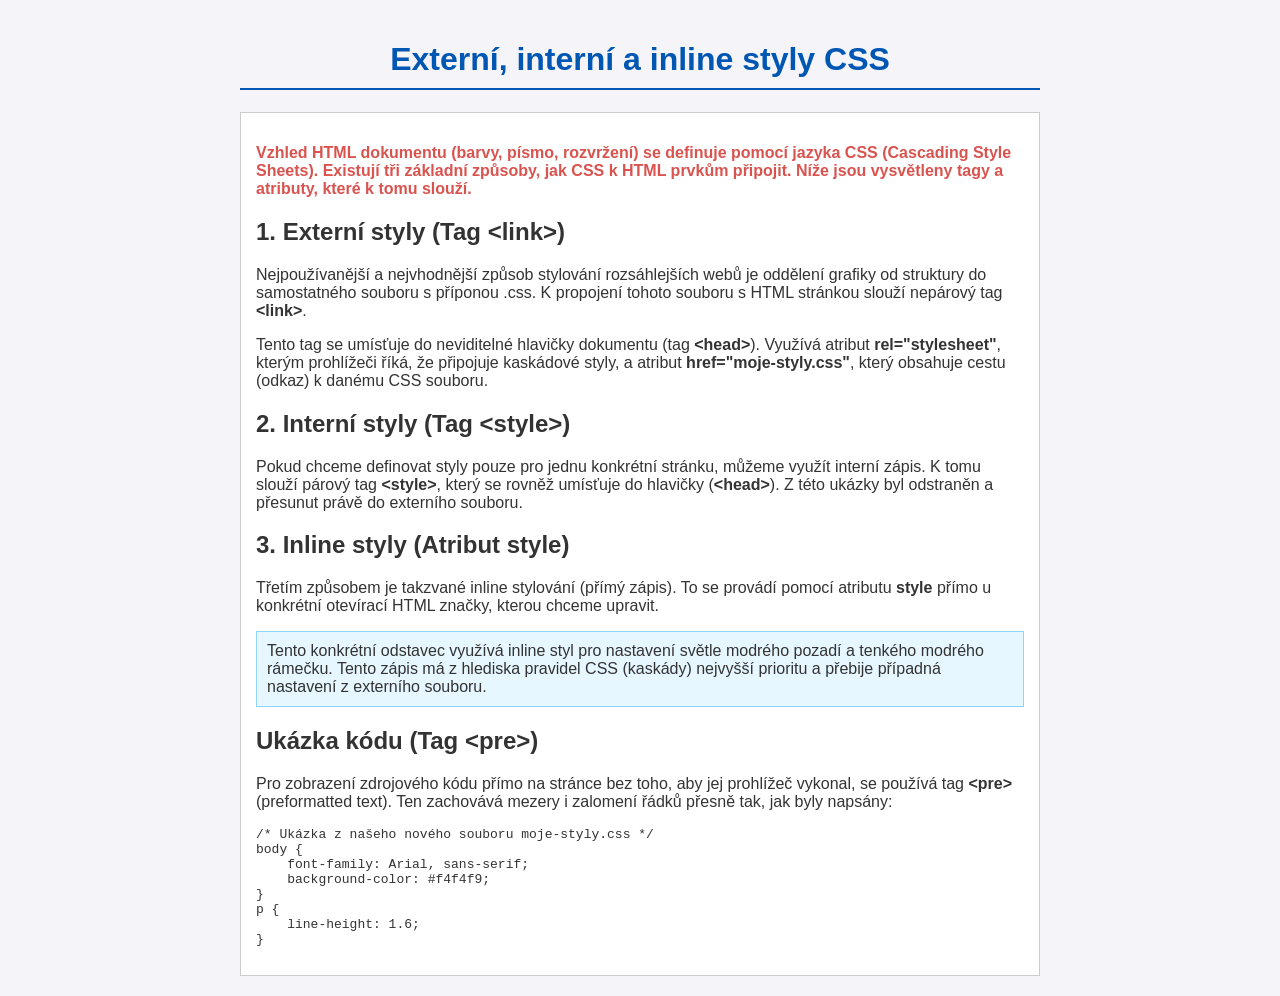
<file: 1/Styles/main.html>
<!DOCTYPE html>
<html lang="cs">
<head>
    <meta charset="UTF-8">
    <title>Stylování dokumentu</title>
    
    <!-- Připojení externího CSS souboru -->
    <link rel="stylesheet" href="style.css">
</head>
<body>

    <h1 title="Možnosti stylování webu">Externí, interní a inline styly CSS</h1>

    <div>
        <p style="font-weight: bold; color: #d9534f;">
            Vzhled HTML dokumentu (barvy, písmo, rozvržení) se definuje pomocí jazyka CSS (Cascading Style Sheets). Existují tři základní způsoby, jak CSS k HTML prvkům připojit. Níže jsou vysvětleny tagy a atributy, které k tomu slouží.
        </p>

        <h2>1. Externí styly (Tag &lt;link&gt;)</h2>
        
        <p>
            Nejpoužívanější a nejvhodnější způsob stylování rozsáhlejších webů je oddělení grafiky od struktury do samostatného souboru s příponou .css. K propojení tohoto souboru s HTML stránkou slouží nepárový tag <strong>&lt;link&gt;</strong>.
        </p>
        
        <p>
            Tento tag se umísťuje do neviditelné hlavičky dokumentu (tag <strong>&lt;head&gt;</strong>). Využívá atribut <strong>rel="stylesheet"</strong>, kterým prohlížeči říká, že připojuje kaskádové styly, a atribut <strong>href="moje-styly.css"</strong>, který obsahuje cestu (odkaz) k danému CSS souboru.
        </p>

        <h2>2. Interní styly (Tag &lt;style&gt;)</h2>
        
        <p>
            Pokud chceme definovat styly pouze pro jednu konkrétní stránku, můžeme využít interní zápis. K tomu slouží párový tag <strong>&lt;style&gt;</strong>, který se rovněž umísťuje do hlavičky (<strong>&lt;head&gt;</strong>). Z této ukázky byl odstraněn a přesunut právě do externího souboru.
        </p>

        <h2>3. Inline styly (Atribut style)</h2>
        
        <p>
            Třetím způsobem je takzvané inline stylování (přímý zápis). To se provádí pomocí atributu <strong>style</strong> přímo u konkrétní otevírací HTML značky, kterou chceme upravit.
        </p>
        
        <p style="background-color: #e6f7ff; padding: 10px; border: 1px solid #91d5ff;">
            Tento konkrétní odstavec využívá inline styl pro nastavení světle modrého pozadí a tenkého modrého rámečku. Tento zápis má z hlediska pravidel CSS (kaskády) nejvyšší prioritu a přebije případná nastavení z externího souboru.
        </p>

        <h2>Ukázka kódu (Tag &lt;pre&gt;)</h2>
        
        <p>
            Pro zobrazení zdrojového kódu přímo na stránce bez toho, aby jej prohlížeč vykonal, se používá tag <strong>&lt;pre&gt;</strong> (preformatted text). Ten zachovává mezery i zalomení řádků přesně tak, jak byly napsány:
        </p>
        
<pre>
/* Ukázka z našeho nového souboru moje-styly.css */
body {
    font-family: Arial, sans-serif;
    background-color: #f4f4f9;
}
p {
    line-height: 1.6;
}
</pre>

    </div>

</body>
</html>
</file>
<file: Ukazky_ukolu/3.PC_build/style.css>
/* 1. ZÁKLADNÍ NASTAVENÍ */
body {
    font-family: Arial, sans-serif;
    background-color: #eef2f5;
    color: #333333;
    margin: 0;
    padding: 0;
}

header {
    background-color: #1a365d;
    color: white;
    text-align: center;
    padding: 30px 20px;
    border-bottom: 5px solid #cbd5e0;
}

h1 {
    margin: 0;
    font-size: 2.5rem;
}

/* 2. NAVIGACE S FLEXBOXEM */
nav {
    display: flex;
    justify-content: center;
    gap: 10px;
    flex-wrap: wrap;
    background-color: #2a4365;
    padding: 15px;
}

/* Odkazy*/
a {
    color: white;
    text-decoration: none;
    padding: 10px 15px;
    background-color: #4a5568;
}

/* 3. HLAVNÍ OBSAH A TEXTY*/
main {
    max-width: 800px;
    margin: 40px auto; 
    padding: 20px 30px;
    background-color: white;
    border-top: 4px solid #3182ce;
}

h2 {
    color: #2a4365;
    border-bottom: 2px solid #e2e8f0;
    padding-bottom: 5px;
    margin-top: 30px;
}

p {
    line-height: 1.6;
}

ul {
    background-color: #f7fafc;
    padding: 15px 15px 15px 40px;
    border: 1px solid #e2e8f0;
}

li {
    line-height: 1.6;
    margin-bottom: 10px;
}

/* 4. PATIČKA WEBU */
footer {
    text-align: center;
    padding: 20px;
    background-color: #1a365d;
    color: #a0aec0;
}

address {
    font-style: normal;
}
</file>
<file: Ukazky_ukolu/4_Boardgames/style.css>
/* Základní nastavení celé stránky - písmo, barva pozadí a vynulování okrajů */
body {
    font-family: 'Segoe UI', Tahoma, Geneva, Verdana, sans-serif;
    background-color: #f4f5f6; 
    color: #333333;
    margin: 0;
    padding: 0;
}

/* Tmavá hlavička s výrazným tyrkysovým spodním okrajem */
.hlavicka {
    background-color: #2c3e50;
    color: #ffffff;
    text-align: center;
    padding: 40px 20px;
    border-bottom: 8px solid #1abc9c;
}

/* Úprava hlavního nadpisu - zrušení mezery dole a velká písmena */
.hlavicka h1 {
    margin: 0 0 10px 0;
    font-size: 2.5rem;
    text-transform: uppercase;
}

.podtitul {
    color: #1abc9c;
    margin-bottom: 30px;
    font-size: 1.1rem;
    font-weight: bold;
}

/* FLEXBOX: Slouží k poskládání odkazů vedle sebe a jejich vycentrování */
.navigace {
    display: flex; /* Zapne flexibilní rozvržení */
    justify-content: center; /* Zarovná položky vodorovně na střed */
    gap: 15px; /* Vytvoří bezpečné mezery mezi odkazy */
    flex-wrap: wrap; /* Povolí zalomení tlačítek na další řádek na malých displejích */
}

/* Vzhled jednotlivých odkazů v navigaci (tlačítka) */
.nav-odkaz {
    color: #ffffff;
    text-decoration: none; /* Odstraní výchozí podtržení odkazu */
    font-weight: bold;
    padding: 10px 20px;
    background-color: #34495e;
}

/* Omezení šířky textu pro lepší čitelnost a vycentrování celého bloku */
.hlavni-obsah {
    max-width: 800px;
    margin: 40px auto; /* Hodnota auto automaticky dopočítá stejný levý a pravý okraj */
    padding: 0 20px;
}

/* Flat design článků - pevné rámečky a výrazná levá hrana (nahrazuje stíny) */
.clanek {
    background-color: #ffffff;
    padding: 30px;
    margin-bottom: 30px;
    border: 2px solid #e0e0e0;
    border-left: 8px solid #2c3e50;
}

.clanek h2 {
    color: #2c3e50;
    margin-top: 15px;
    margin-bottom: 15px;
}

/* Štítek kategorie - inline-block dovolí nastavit šířku, výšku i odsazení uvnitř řádku */
.stitek {
    background-color: #1abc9c;
    color: #ffffff;
    font-size: 0.8rem;
    font-weight: bold;
    padding: 5px 10px;
    text-transform: uppercase;
    display: inline-block;
}

/* Odkaz na konci článku zformátovaný tak, aby vypadal jako akční tlačítko */
.tlacitko {
    display: inline-block;
    margin-top: 15px;
    padding: 10px 15px;
    background-color: #2c3e50;
    color: #ffffff;
    text-decoration: none;
    font-weight: bold;
}

/* Jednoduchá patička s horním rámečkem pro jasné oddělení od obsahu */
.paticka {
    text-align: center;
    padding: 30px 20px;
    color: #ffffff;
    background-color: #2c3e50;
    border-top: 5px solid #1abc9c;
}
</file>
<file: 1/Styles/style.css>
/* Nastavení celého těla dokumentu */
body {
    font-family: Arial, sans-serif;
    background-color: #f4f4f9;
    color: #333333;
    width: 800px; /* Pevná šířka - neresponzivní layout */
    margin: 0 auto; /* Vycentrování na střed obrazovky */
    padding: 20px;
}

/* Hlavní nadpis */
h1 {
    color: #0056b3;
    text-align: center;
    border-bottom: 2px solid #0056b3;
    padding-bottom: 10px;
}

/* Obalový blok (kontejner) */
div {
    background-color: #ffffff;
    padding: 15px;
    border: 1px solid #cccccc;
}

/* Další styly pro h2, p, pre a strong naleznete přímo v souboru... */
</file>
